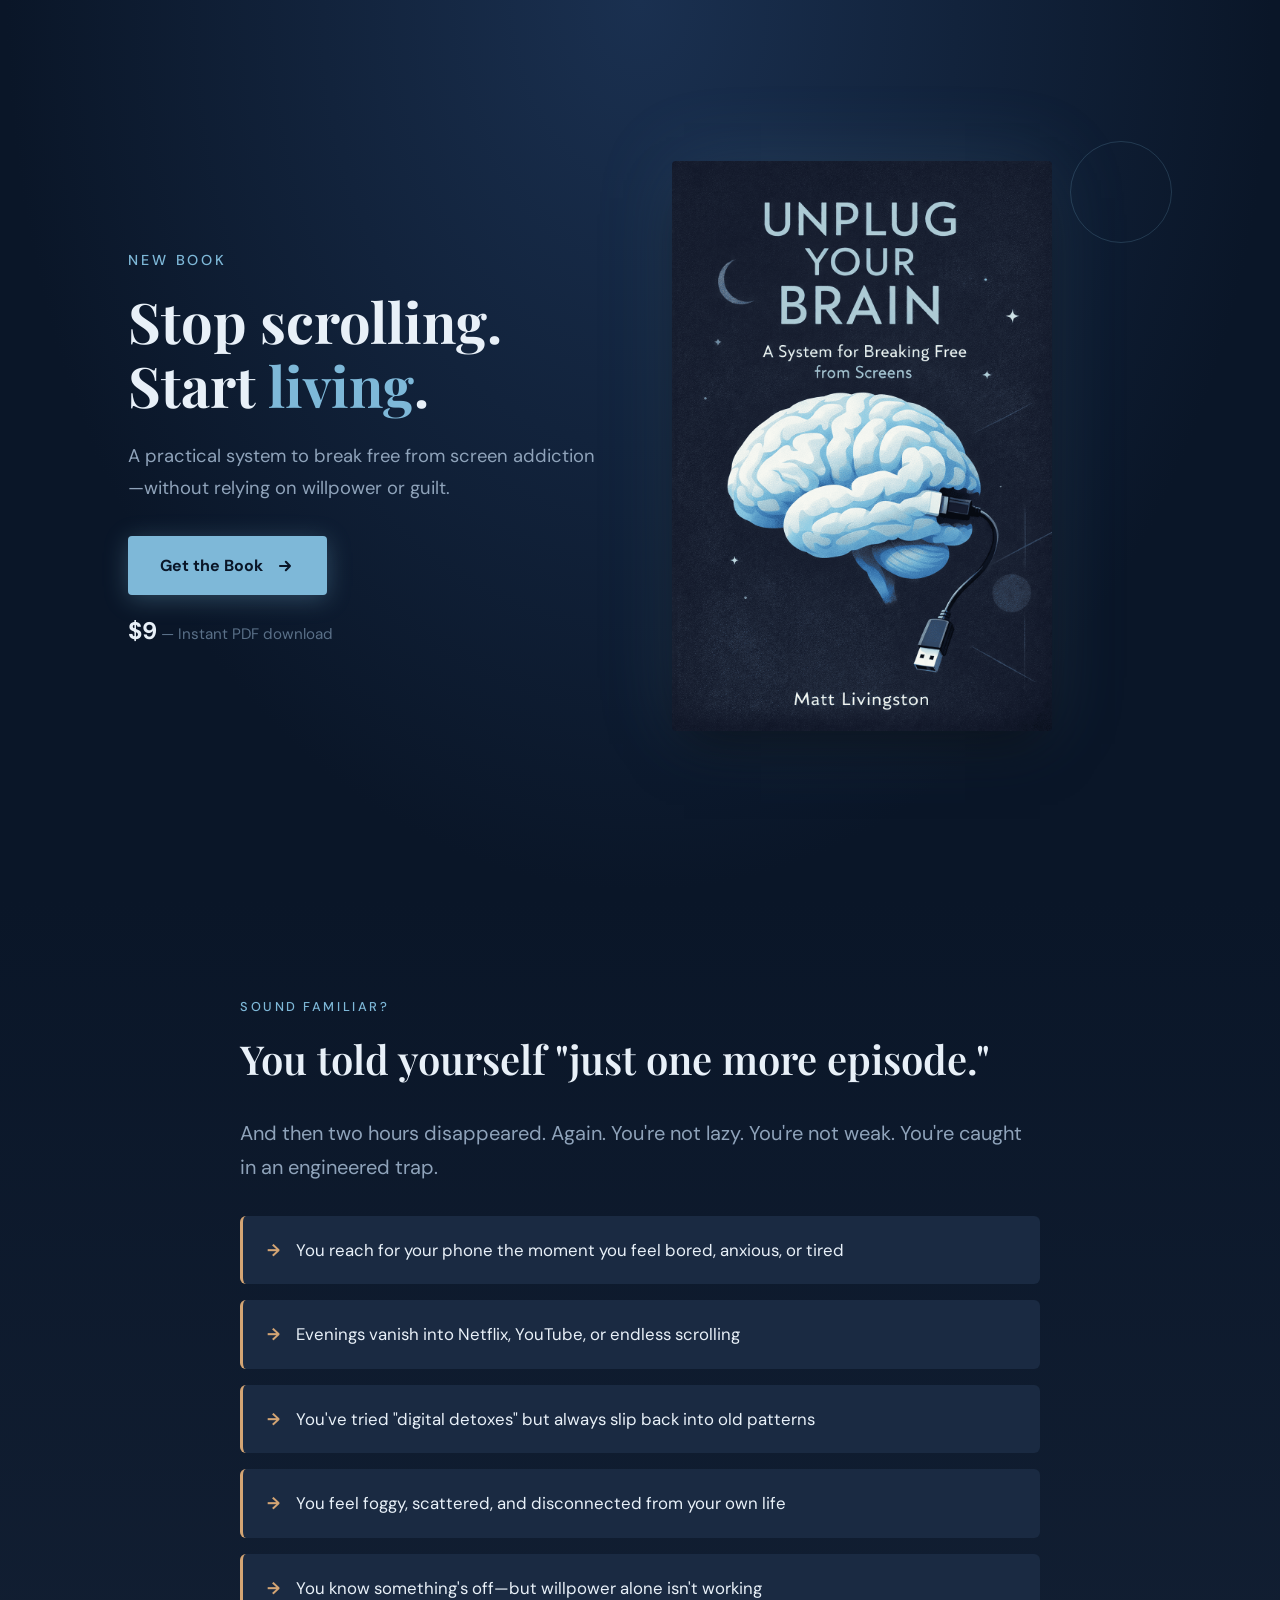
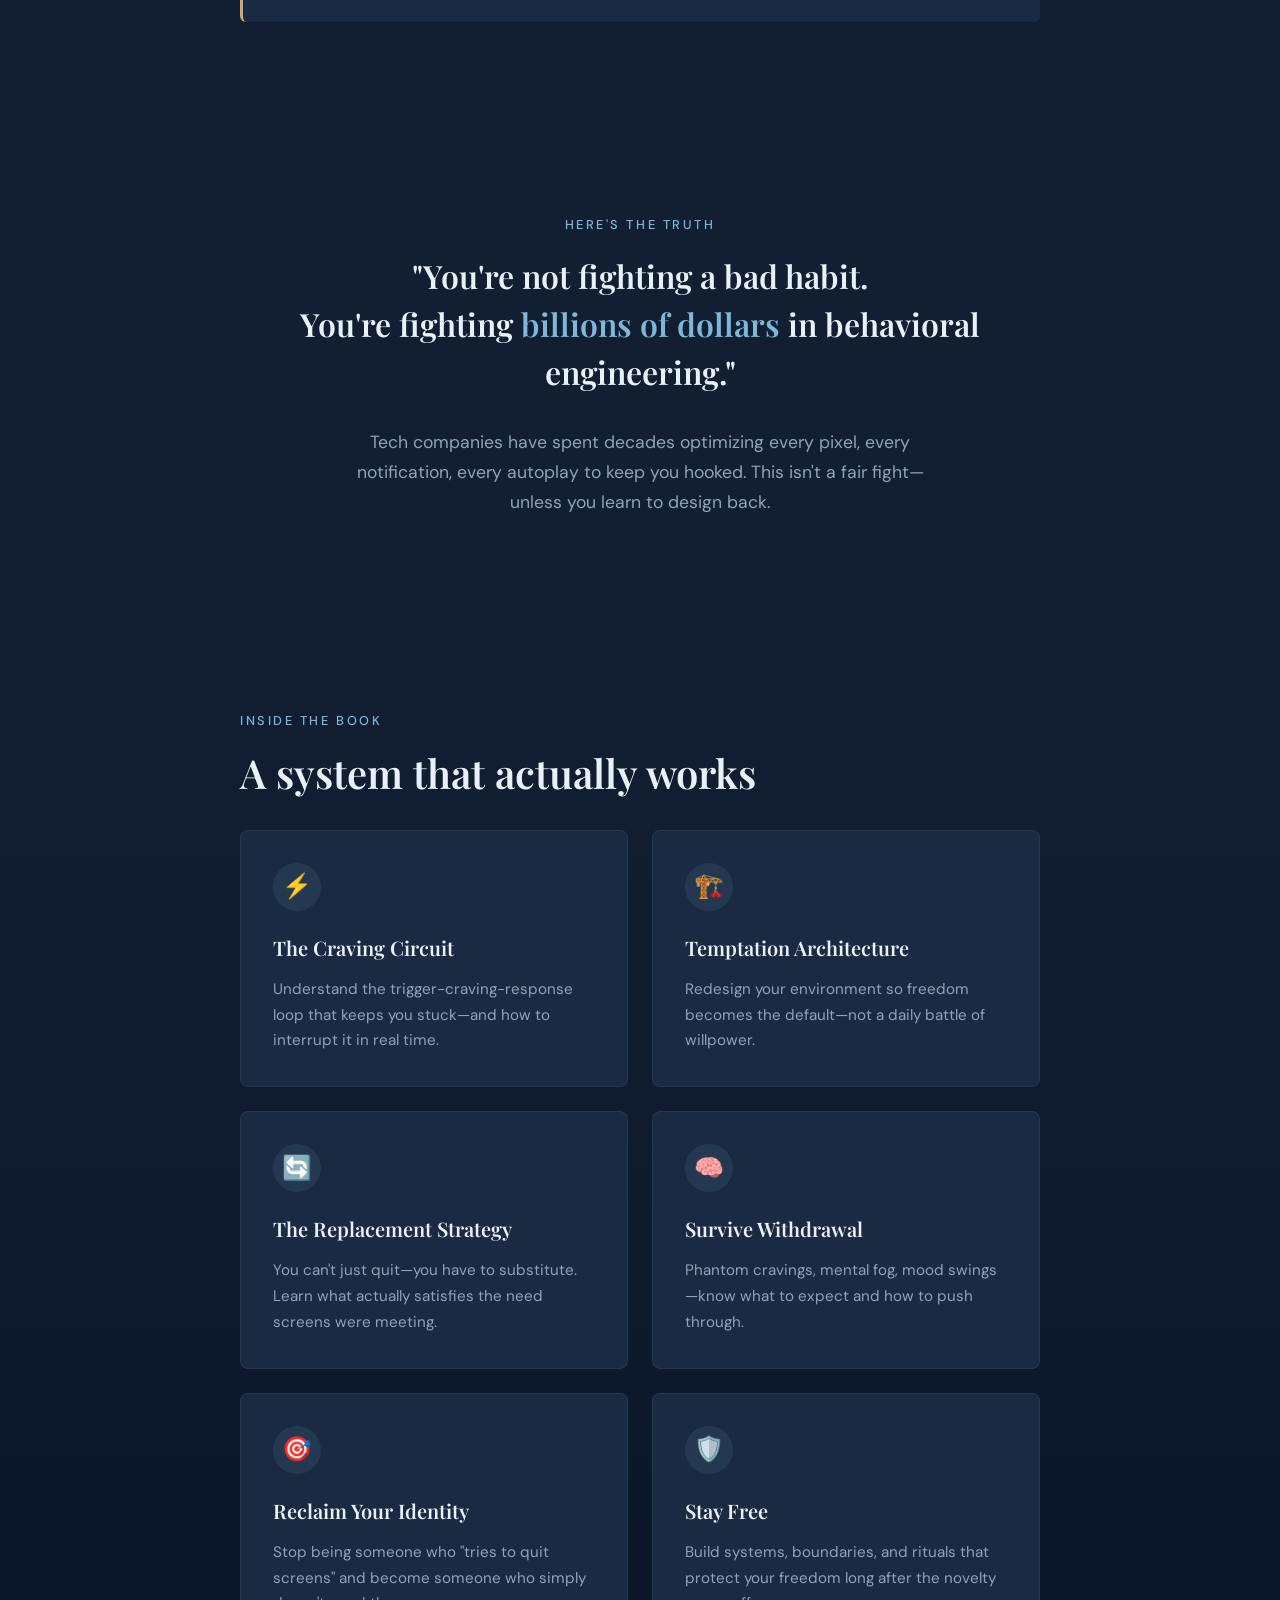
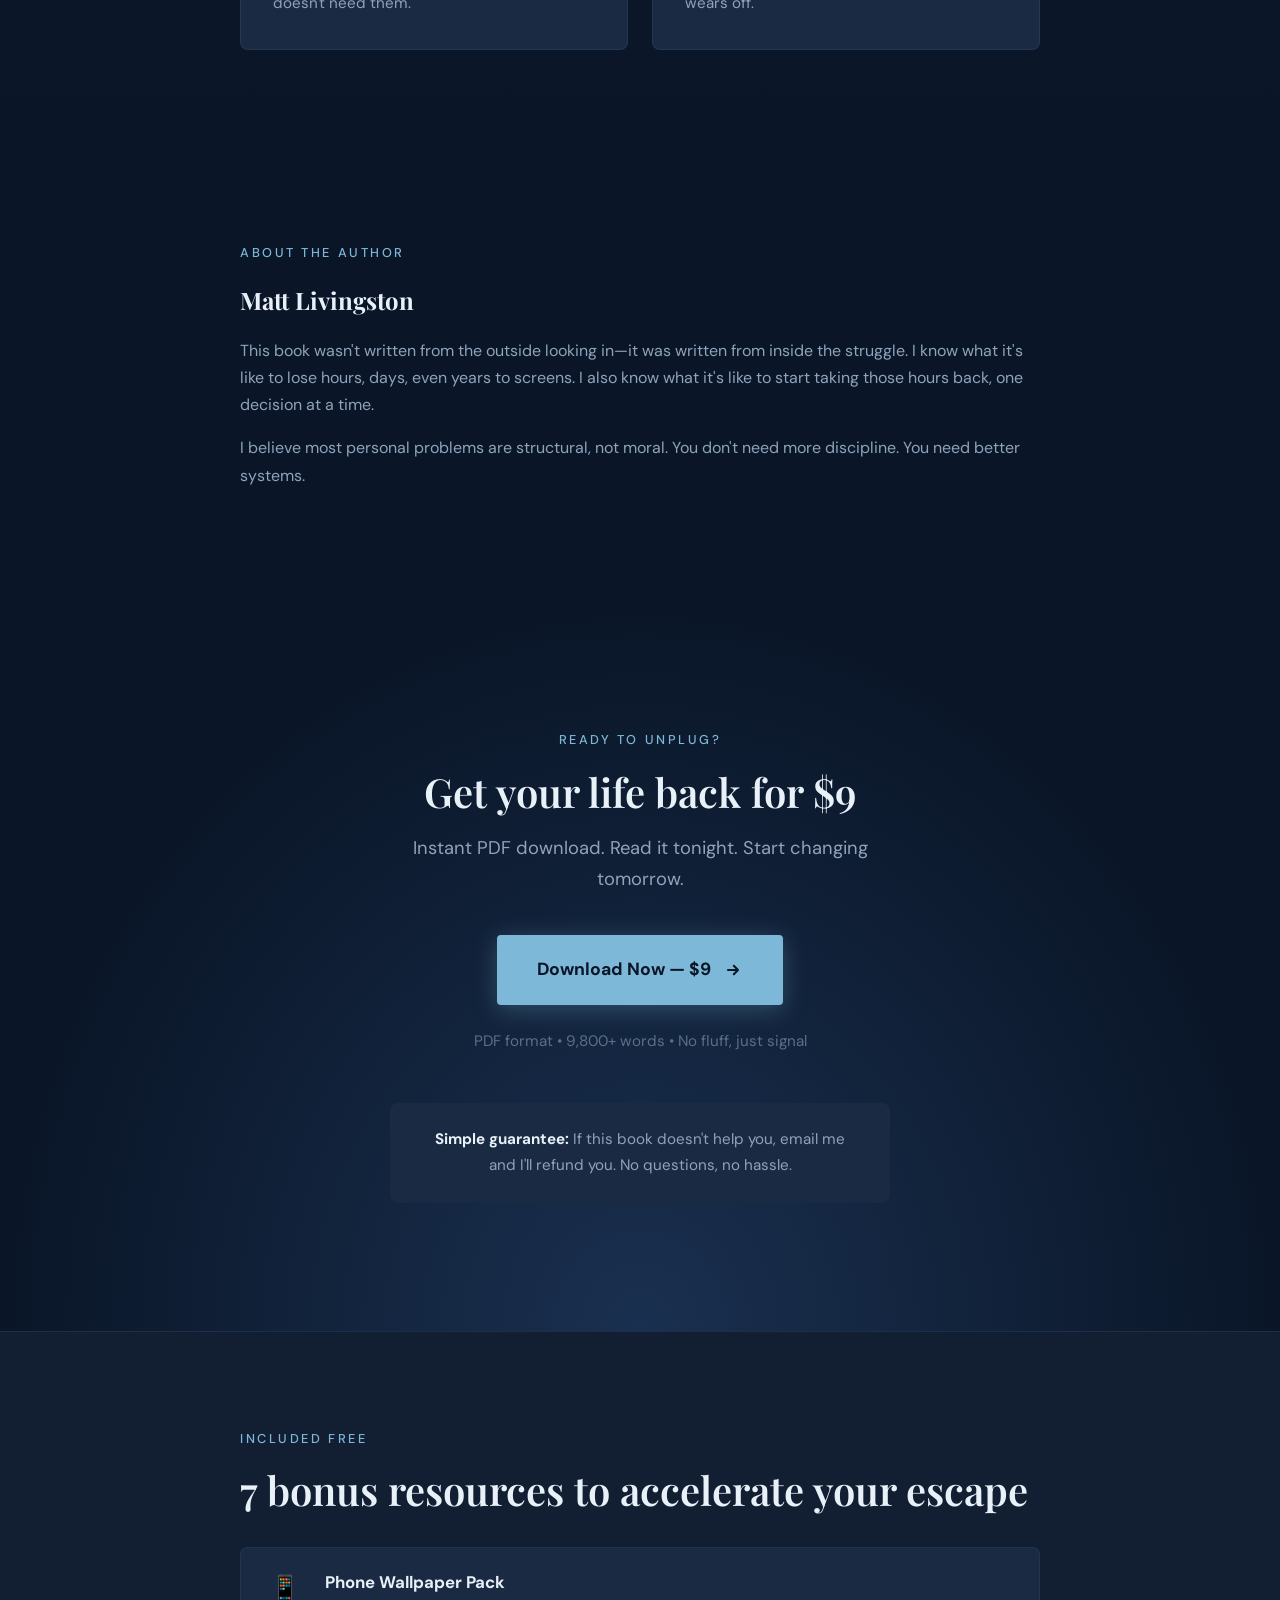
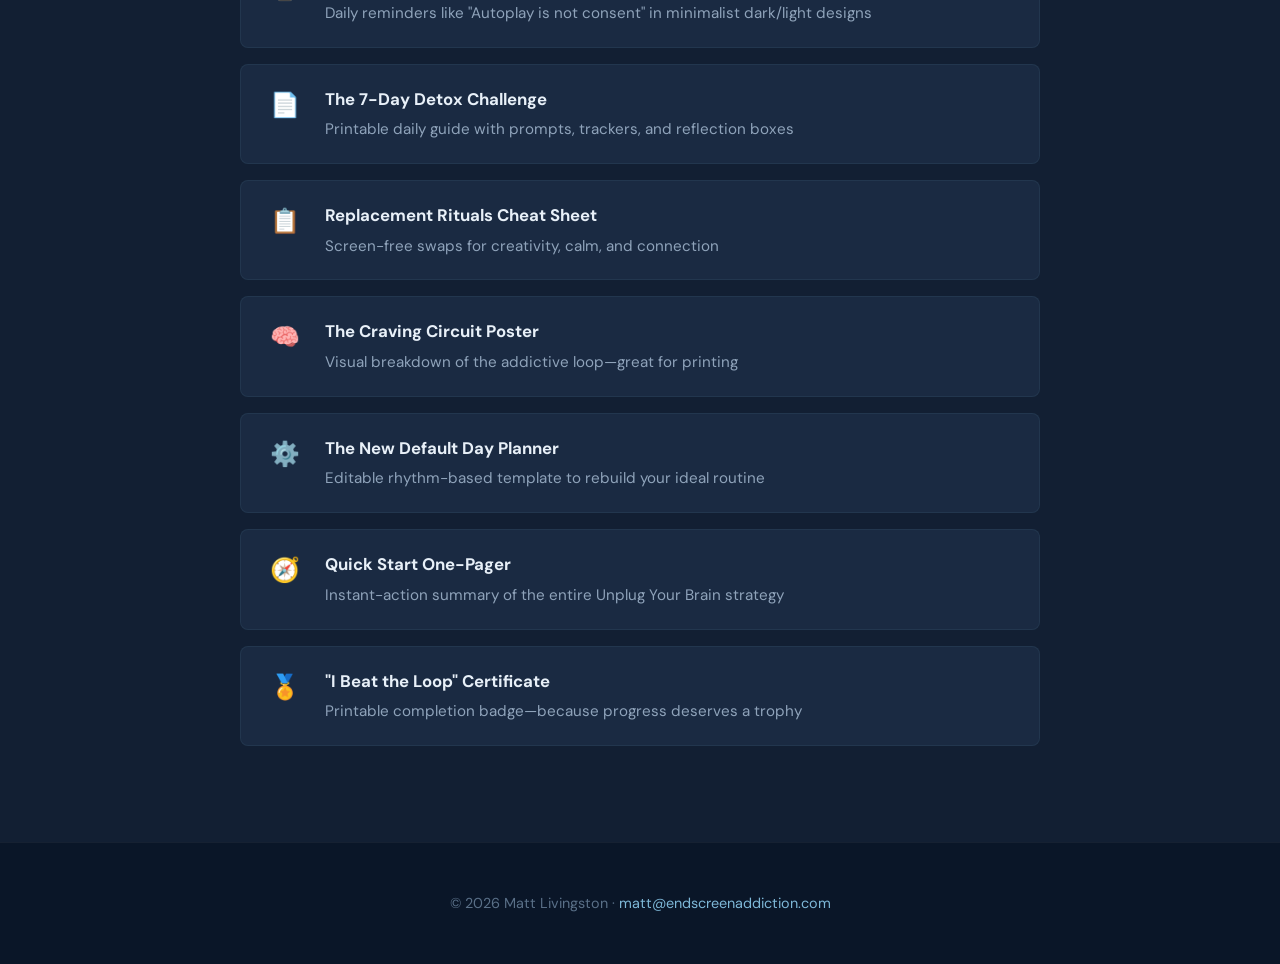
<file: index.html>
<!DOCTYPE html>
<html lang="en">
<head>
  <meta charset="UTF-8">
  <meta name="viewport" content="width=device-width, initial-scale=1.0">
  <title>Unplug Your Brain — A System for Breaking Free from Screens</title>
  <link rel="preconnect" href="https://fonts.googleapis.com">
  <link rel="preconnect" href="https://fonts.gstatic.com" crossorigin>
  <link href="https://fonts.googleapis.com/css2?family=DM+Sans:ital,wght@0,400;0,500;0,700&family=Playfair+Display:wght@600;700&display=swap" rel="stylesheet">
  <style>
    :root {
      --bg-deep: #0a1628;
      --bg-mid: #121f33;
      --bg-card: #1a2a42;
      --text-primary: #e8f0f8;
      --text-secondary: #8fa3ba;
      --text-muted: #5a7088;
      --accent-blue: #7eb8d8;
      --accent-glow: #4a9cc7;
      --accent-warm: #d4a574;
    }

    * {
      margin: 0;
      padding: 0;
      box-sizing: border-box;
    }

    html {
      scroll-behavior: smooth;
    }

    body {
      font-family: 'DM Sans', sans-serif;
      background: var(--bg-deep);
      color: var(--text-primary);
      line-height: 1.7;
      overflow-x: hidden;
    }

    /* Starfield background */
    .stars {
      position: fixed;
      top: 0;
      left: 0;
      width: 100%;
      height: 100%;
      pointer-events: none;
      z-index: 0;
    }

    .star {
      position: absolute;
      width: 2px;
      height: 2px;
      background: white;
      border-radius: 50%;
      opacity: 0.3;
      animation: twinkle 3s infinite ease-in-out;
    }

    @keyframes twinkle {
      0%, 100% { opacity: 0.2; }
      50% { opacity: 0.6; }
    }

    /* Main content wrapper */
    .content {
      position: relative;
      z-index: 1;
    }

    /* Hero Section */
    .hero {
      min-height: 100vh;
      display: flex;
      align-items: center;
      justify-content: center;
      padding: 2rem;
      background: radial-gradient(ellipse at 50% 0%, #1a3050 0%, var(--bg-deep) 70%);
    }

    .hero-inner {
      max-width: 1100px;
      display: grid;
      grid-template-columns: 1fr 1fr;
      gap: 4rem;
      align-items: center;
    }

    .hero-text {
      animation: fadeInUp 1s ease-out;
    }

    @keyframes fadeInUp {
      from {
        opacity: 0;
        transform: translateY(30px);
      }
      to {
        opacity: 1;
        transform: translateY(0);
      }
    }

    .hero-tagline {
      font-size: 0.9rem;
      text-transform: uppercase;
      letter-spacing: 0.2em;
      color: var(--accent-blue);
      margin-bottom: 1rem;
      font-weight: 500;
    }

    .hero-title {
      font-family: 'Playfair Display', serif;
      font-size: clamp(2.5rem, 5vw, 3.5rem);
      font-weight: 700;
      line-height: 1.15;
      margin-bottom: 1.5rem;
    }

    .hero-title em {
      font-style: normal;
      color: var(--accent-blue);
    }

    .hero-subtitle {
      font-size: 1.15rem;
      color: var(--text-secondary);
      margin-bottom: 2rem;
      max-width: 480px;
    }

    .hero-cta {
      display: inline-flex;
      align-items: center;
      gap: 0.75rem;
      background: var(--accent-blue);
      color: var(--bg-deep);
      padding: 1rem 2rem;
      border-radius: 4px;
      text-decoration: none;
      font-weight: 700;
      font-size: 1rem;
      transition: all 0.3s ease;
      box-shadow: 0 4px 24px rgba(126, 184, 216, 0.3);
    }

    .hero-cta:hover {
      transform: translateY(-2px);
      box-shadow: 0 8px 32px rgba(126, 184, 216, 0.4);
      background: #96c8e4;
    }

    .hero-cta svg {
      width: 20px;
      height: 20px;
    }

    .hero-price {
      margin-top: 1rem;
      font-size: 0.95rem;
      color: var(--text-muted);
    }

    .hero-price strong {
      color: var(--text-primary);
      font-size: 1.5rem;
    }

    .hero-cover {
      position: relative;
      animation: fadeInUp 1s ease-out 0.2s both;
    }

    .hero-cover img {
      width: 100%;
      max-width: 380px;
      border-radius: 4px;
      box-shadow: 
        0 25px 50px -12px rgba(0, 0, 0, 0.5),
        0 0 80px rgba(126, 184, 216, 0.15);
    }

    .hero-cover::before {
      content: '';
      position: absolute;
      top: -20px;
      right: -20px;
      width: 100px;
      height: 100px;
      border: 1px solid var(--accent-blue);
      border-radius: 50%;
      opacity: 0.2;
    }

    /* Section styling */
    section {
      padding: 6rem 2rem;
    }

    .section-inner {
      max-width: 800px;
      margin: 0 auto;
    }

    .section-label {
      font-size: 0.8rem;
      text-transform: uppercase;
      letter-spacing: 0.2em;
      color: var(--accent-blue);
      margin-bottom: 1rem;
      font-weight: 500;
    }

    .section-title {
      font-family: 'Playfair Display', serif;
      font-size: clamp(1.8rem, 4vw, 2.5rem);
      font-weight: 600;
      margin-bottom: 2rem;
      line-height: 1.25;
    }

    /* Problem Section */
    .problem {
      background: linear-gradient(180deg, var(--bg-deep) 0%, var(--bg-mid) 100%);
    }

    .problem-text {
      font-size: 1.25rem;
      color: var(--text-secondary);
      margin-bottom: 2rem;
    }

    .problem-list {
      list-style: none;
      display: grid;
      gap: 1rem;
    }

    .problem-list li {
      display: flex;
      align-items: flex-start;
      gap: 1rem;
      padding: 1.25rem 1.5rem;
      background: var(--bg-card);
      border-radius: 6px;
      border-left: 3px solid var(--accent-warm);
      font-size: 1.05rem;
    }

    .problem-list li::before {
      content: '→';
      color: var(--accent-warm);
      font-weight: 700;
      flex-shrink: 0;
    }

    /* Reframe Section */
    .reframe {
      background: var(--bg-mid);
      text-align: center;
    }

    .reframe-inner {
      max-width: 700px;
      margin: 0 auto;
    }

    .reframe-quote {
      font-family: 'Playfair Display', serif;
      font-size: clamp(1.5rem, 3.5vw, 2rem);
      font-weight: 600;
      line-height: 1.5;
      margin-bottom: 2rem;
      color: var(--text-primary);
    }

    .reframe-quote em {
      font-style: normal;
      color: var(--accent-blue);
    }

    .reframe-explain {
      font-size: 1.1rem;
      color: var(--text-secondary);
      max-width: 600px;
      margin: 0 auto;
    }

    /* What You'll Learn */
    .learn {
      background: linear-gradient(180deg, var(--bg-mid) 0%, var(--bg-deep) 100%);
    }

    .learn-grid {
      display: grid;
      grid-template-columns: repeat(auto-fit, minmax(300px, 1fr));
      gap: 1.5rem;
      margin-top: 2rem;
    }

    .learn-card {
      background: var(--bg-card);
      padding: 2rem;
      border-radius: 8px;
      border: 1px solid rgba(126, 184, 216, 0.1);
      transition: all 0.3s ease;
    }

    .learn-card:hover {
      border-color: rgba(126, 184, 216, 0.3);
      transform: translateY(-4px);
    }

    .learn-card-icon {
      width: 48px;
      height: 48px;
      background: rgba(126, 184, 216, 0.1);
      border-radius: 50%;
      display: flex;
      align-items: center;
      justify-content: center;
      margin-bottom: 1.25rem;
      color: var(--accent-blue);
      font-size: 1.5rem;
    }

    .learn-card h3 {
      font-family: 'Playfair Display', serif;
      font-size: 1.25rem;
      margin-bottom: 0.75rem;
      font-weight: 600;
    }

    .learn-card p {
      color: var(--text-secondary);
      font-size: 0.95rem;
    }

    /* About Author */
    .author {
      background: var(--bg-deep);
    }

    .author-content {
      display: flex;
      gap: 2rem;
      align-items: flex-start;
    }

    .author-text h3 {
      font-family: 'Playfair Display', serif;
      font-size: 1.5rem;
      margin-bottom: 1rem;
    }

    .author-text p {
      color: var(--text-secondary);
      margin-bottom: 1rem;
    }

    /* Final CTA */
    .final-cta {
      background: radial-gradient(ellipse at 50% 100%, #1a3050 0%, var(--bg-deep) 70%);
      text-align: center;
      padding: 8rem 2rem;
    }

    .final-cta .section-title {
      margin-bottom: 1rem;
    }

    .final-cta-subtitle {
      font-size: 1.15rem;
      color: var(--text-secondary);
      margin-bottom: 2.5rem;
      max-width: 500px;
      margin-left: auto;
      margin-right: auto;
    }

    .final-cta .hero-cta {
      font-size: 1.1rem;
      padding: 1.25rem 2.5rem;
    }

    .final-cta .hero-price {
      margin-top: 1.5rem;
    }

    .guarantee {
      margin-top: 3rem;
      padding: 1.5rem 2rem;
      background: var(--bg-card);
      border-radius: 8px;
      display: inline-block;
      max-width: 500px;
    }

    .guarantee p {
      color: var(--text-secondary);
      font-size: 0.95rem;
    }

    .guarantee strong {
      color: var(--text-primary);
    }

    /* Footer */
    footer {
      padding: 3rem 2rem;
      text-align: center;
      color: var(--text-muted);
      font-size: 0.9rem;
      border-top: 1px solid rgba(255,255,255,0.05);
    }

    footer a {
      color: var(--accent-blue);
      text-decoration: none;
    }

    /* Bonuses */
    .bonuses {
      background: var(--bg-mid);
      border-top: 1px solid rgba(126, 184, 216, 0.1);
    }

    .bonus-list {
      list-style: none;
      display: grid;
      gap: 1rem;
      margin-top: 2rem;
    }

    .bonus-list li {
      display: flex;
      align-items: flex-start;
      gap: 1.25rem;
      padding: 1.25rem 1.5rem;
      background: var(--bg-card);
      border-radius: 8px;
      border: 1px solid rgba(126, 184, 216, 0.08);
      transition: all 0.3s ease;
    }

    .bonus-list li:hover {
      border-color: rgba(126, 184, 216, 0.2);
    }

    .bonus-icon {
      font-size: 1.5rem;
      flex-shrink: 0;
      width: 40px;
      text-align: center;
    }

    .bonus-list strong {
      display: block;
      font-size: 1.05rem;
      margin-bottom: 0.25rem;
      color: var(--text-primary);
    }

    .bonus-list p {
      color: var(--text-secondary);
      font-size: 0.95rem;
      margin: 0;
    }

    /* Mobile */
    @media (max-width: 768px) {
      .hero-inner {
        grid-template-columns: 1fr;
        text-align: center;
        gap: 3rem;
      }

      .hero-text {
        order: 1;
      }

      .hero-cover {
        order: 0;
      }

      .hero-cover img {
        max-width: 280px;
        margin: 0 auto;
        display: block;
      }

      .hero-subtitle {
        margin-left: auto;
        margin-right: auto;
      }

      .author-content {
        flex-direction: column;
      }

      section {
        padding: 4rem 1.5rem;
      }
    }
  </style>
</head>
<body>
  <!-- Starfield -->
  <div class="stars" id="stars"></div>

  <div class="content">
    <!-- Hero -->
    <section class="hero">
      <div class="hero-inner">
        <div class="hero-text">
          <p class="hero-tagline">New Book</p>
          <h1 class="hero-title">Stop scrolling.<br>Start <em>living</em>.</h1>
          <p class="hero-subtitle">A practical system to break free from screen addiction—without relying on willpower or guilt.</p>
          <a href="/buy" class="hero-cta">
            Get the Book
            <svg xmlns="http://www.w3.org/2000/svg" fill="none" viewBox="0 0 24 24" stroke="currentColor" stroke-width="2.5">
              <path stroke-linecap="round" stroke-linejoin="round" d="M13 7l5 5m0 0l-5 5m5-5H6" />
            </svg>
          </a>
          <p class="hero-price"><strong>$9</strong> — Instant PDF download</p>
        </div>
        <div class="hero-cover">
          <img src="unplug-cover.png" alt="Unplug Your Brain book cover">
        </div>
      </div>
    </section>

    <!-- Problem -->
    <section class="problem">
      <div class="section-inner">
        <p class="section-label">Sound familiar?</p>
        <h2 class="section-title">You told yourself "just one more episode."</h2>
        <p class="problem-text">And then two hours disappeared. Again. You're not lazy. You're not weak. You're caught in an engineered trap.</p>
        <ul class="problem-list">
          <li>You reach for your phone the moment you feel bored, anxious, or tired</li>
          <li>Evenings vanish into Netflix, YouTube, or endless scrolling</li>
          <li>You've tried "digital detoxes" but always slip back into old patterns</li>
          <li>You feel foggy, scattered, and disconnected from your own life</li>
          <li>You know something's off—but willpower alone isn't working</li>
        </ul>
      </div>
    </section>

    <!-- Reframe -->
    <section class="reframe">
      <div class="reframe-inner">
        <p class="section-label">Here's the truth</p>
        <p class="reframe-quote">"You're not fighting a bad habit.<br>You're fighting <em>billions of dollars</em> in behavioral engineering."</p>
        <p class="reframe-explain">Tech companies have spent decades optimizing every pixel, every notification, every autoplay to keep you hooked. This isn't a fair fight—unless you learn to design back.</p>
      </div>
    </section>

    <!-- What You'll Learn -->
    <section class="learn">
      <div class="section-inner">
        <p class="section-label">Inside the book</p>
        <h2 class="section-title">A system that actually works</h2>
        <div class="learn-grid">
          <div class="learn-card">
            <div class="learn-card-icon">⚡</div>
            <h3>The Craving Circuit</h3>
            <p>Understand the trigger-craving-response loop that keeps you stuck—and how to interrupt it in real time.</p>
          </div>
          <div class="learn-card">
            <div class="learn-card-icon">🏗️</div>
            <h3>Temptation Architecture</h3>
            <p>Redesign your environment so freedom becomes the default—not a daily battle of willpower.</p>
          </div>
          <div class="learn-card">
            <div class="learn-card-icon">🔄</div>
            <h3>The Replacement Strategy</h3>
            <p>You can't just quit—you have to substitute. Learn what actually satisfies the need screens were meeting.</p>
          </div>
          <div class="learn-card">
            <div class="learn-card-icon">🧠</div>
            <h3>Survive Withdrawal</h3>
            <p>Phantom cravings, mental fog, mood swings—know what to expect and how to push through.</p>
          </div>
          <div class="learn-card">
            <div class="learn-card-icon">🎯</div>
            <h3>Reclaim Your Identity</h3>
            <p>Stop being someone who "tries to quit screens" and become someone who simply doesn't need them.</p>
          </div>
          <div class="learn-card">
            <div class="learn-card-icon">🛡️</div>
            <h3>Stay Free</h3>
            <p>Build systems, boundaries, and rituals that protect your freedom long after the novelty wears off.</p>
          </div>
        </div>
      </div>
    </section>

    <!-- About Author -->
    <section class="author">
      <div class="section-inner">
        <p class="section-label">About the author</p>
        <div class="author-content">
          <div class="author-text">
            <h3>Matt Livingston</h3>
            <p>This book wasn't written from the outside looking in—it was written from inside the struggle. I know what it's like to lose hours, days, even years to screens. I also know what it's like to start taking those hours back, one decision at a time.</p>
            <p>I believe most personal problems are structural, not moral. You don't need more discipline. You need better systems.</p>
          </div>
        </div>
      </div>
    </section>

    <!-- Final CTA -->
    <section class="final-cta" id="buy">
      <div class="section-inner">
        <p class="section-label">Ready to unplug?</p>
        <h2 class="section-title">Get your life back for $9</h2>
        <p class="final-cta-subtitle">Instant PDF download. Read it tonight. Start changing tomorrow.</p>
        <a href="/buy" class="hero-cta">
          Download Now — $9
          <svg xmlns="http://www.w3.org/2000/svg" fill="none" viewBox="0 0 24 24" stroke="currentColor" stroke-width="2.5">
            <path stroke-linecap="round" stroke-linejoin="round" d="M13 7l5 5m0 0l-5 5m5-5H6" />
          </svg>
        </a>
        <p class="hero-price">PDF format • 9,800+ words • No fluff, just signal</p>
        <div class="guarantee">
          <p><strong>Simple guarantee:</strong> If this book doesn't help you, email me and I'll refund you. No questions, no hassle.</p>
        </div>
      </div>
    </section>

    <!-- Bonuses -->
    <section class="bonuses">
      <div class="section-inner">
        <p class="section-label">Included free</p>
        <h2 class="section-title">7 bonus resources to accelerate your escape</h2>
        <ul class="bonus-list">
          <li>
            <span class="bonus-icon">📱</span>
            <div>
              <strong>Phone Wallpaper Pack</strong>
              <p>Daily reminders like "Autoplay is not consent" in minimalist dark/light designs</p>
            </div>
          </li>
          <li>
            <span class="bonus-icon">📄</span>
            <div>
              <strong>The 7-Day Detox Challenge</strong>
              <p>Printable daily guide with prompts, trackers, and reflection boxes</p>
            </div>
          </li>
          <li>
            <span class="bonus-icon">📋</span>
            <div>
              <strong>Replacement Rituals Cheat Sheet</strong>
              <p>Screen-free swaps for creativity, calm, and connection</p>
            </div>
          </li>
          <li>
            <span class="bonus-icon">🧠</span>
            <div>
              <strong>The Craving Circuit Poster</strong>
              <p>Visual breakdown of the addictive loop—great for printing</p>
            </div>
          </li>
          <li>
            <span class="bonus-icon">⚙️</span>
            <div>
              <strong>The New Default Day Planner</strong>
              <p>Editable rhythm-based template to rebuild your ideal routine</p>
            </div>
          </li>
          <li>
            <span class="bonus-icon">🧭</span>
            <div>
              <strong>Quick Start One-Pager</strong>
              <p>Instant-action summary of the entire Unplug Your Brain strategy</p>
            </div>
          </li>
          <li>
            <span class="bonus-icon">🏅</span>
            <div>
              <strong>"I Beat the Loop" Certificate</strong>
              <p>Printable completion badge—because progress deserves a trophy</p>
            </div>
          </li>
        </ul>
      </div>
    </section>

    <!-- Footer -->
    <footer>
      <p>© 2026 Matt Livingston · <a href="mailto:matt@endscreenaddiction.com">matt@endscreenaddiction.com</a></p>
    </footer>
  </div>

  <script>
    // Generate stars
    const starsContainer = document.getElementById('stars');
    for (let i = 0; i < 80; i++) {
      const star = document.createElement('div');
      star.className = 'star';
      star.style.left = Math.random() * 100 + '%';
      star.style.top = Math.random() * 100 + '%';
      star.style.animationDelay = Math.random() * 3 + 's';
      star.style.width = (Math.random() * 2 + 1) + 'px';
      star.style.height = star.style.width;
      starsContainer.appendChild(star);
    }
  </script>
</body>
</html>
</file>
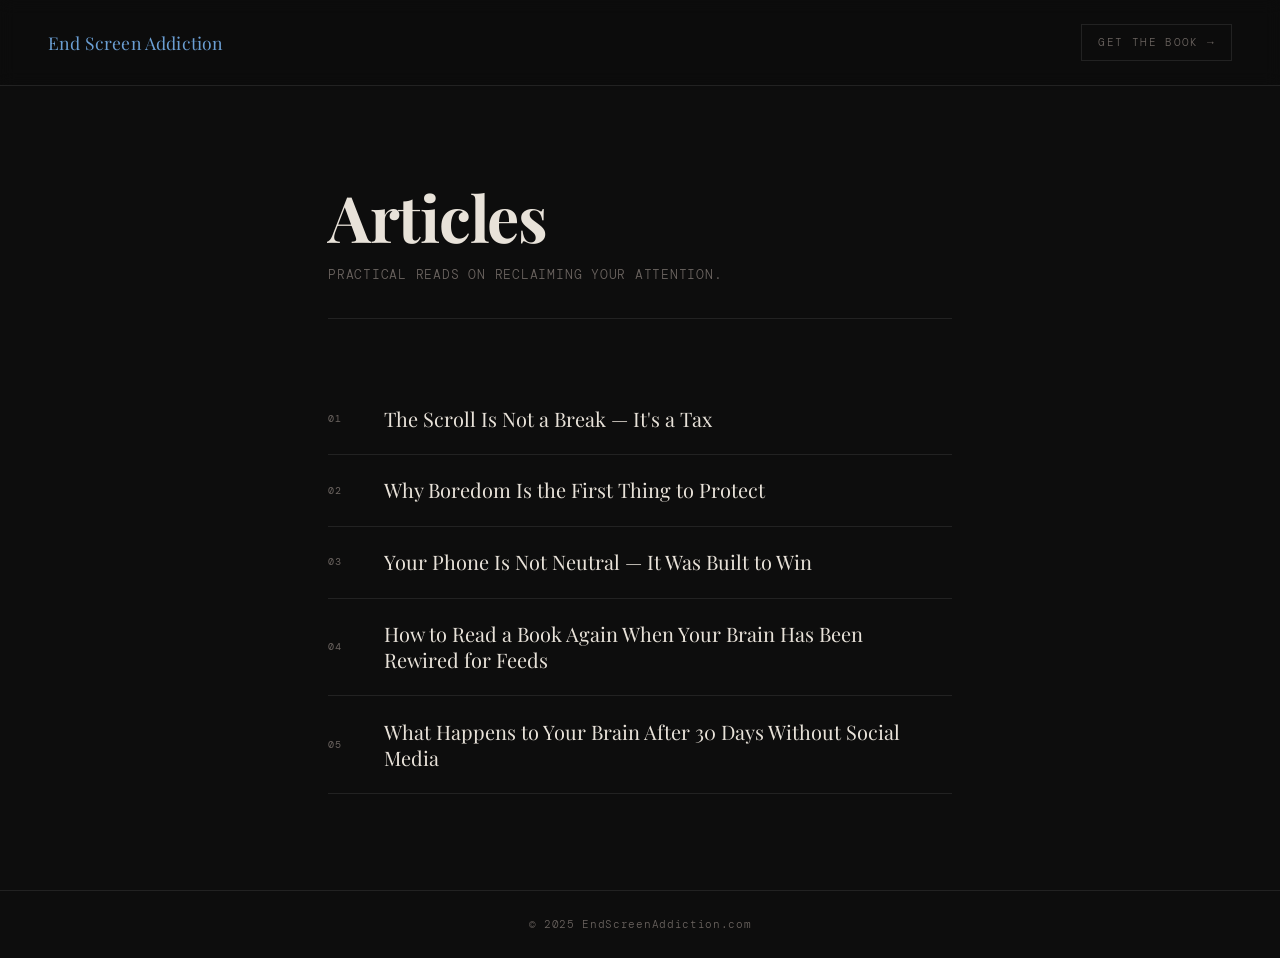
<file: articles/index.html>
<!DOCTYPE html>
<html lang="en">
<head>
  <meta charset="UTF-8">
  <meta name="viewport" content="width=device-width, initial-scale=1.0">
  <title>Articles — End Screen Addiction</title>
  <link rel="preconnect" href="https://fonts.googleapis.com">
  <link rel="preconnect" href="https://fonts.gstatic.com" crossorigin>
  <link href="https://fonts.googleapis.com/css2?family=Playfair+Display:ital,wght@0,400;0,700;1,400&family=DM+Mono:wght@300;400&family=JetBrains+Mono:wght@300;400&display=swap" rel="stylesheet">
  <link rel="stylesheet" href="/articles/css/style.css">
</head>
<body>
  <header class="site-header">
    <a href="/articles/" class="site-logo">End Screen Addiction</a>
    <a href="https://endscreenaddiction.com" class="site-cta">Get the Book →</a>
  </header>
  <main>
    <section class="index-container">
  <div class="index-header">
    <h1 class="index-headline">Articles</h1>
    <p class="index-subtext">Practical reads on reclaiming your attention.</p>
  </div>
  <ol class="article-list">
    
    
    <li class="article-item">
      <a href="/articles/the-scroll-is-not-a-break/" class="article-link">
        <span class="article-number">01</span>
        <span class="article-name">The Scroll Is Not a Break — It&#39;s a Tax</span>
        <span class="article-arrow">→</span>
      </a>
    </li>
    
    <li class="article-item">
      <a href="/articles/why-boredom-is-the-first-thing-to-protect/" class="article-link">
        <span class="article-number">02</span>
        <span class="article-name">Why Boredom Is the First Thing to Protect</span>
        <span class="article-arrow">→</span>
      </a>
    </li>
    
    <li class="article-item">
      <a href="/articles/your-phone-is-not-neutral/" class="article-link">
        <span class="article-number">03</span>
        <span class="article-name">Your Phone Is Not Neutral — It Was Built to Win</span>
        <span class="article-arrow">→</span>
      </a>
    </li>
    
    <li class="article-item">
      <a href="/articles/how-to-read-a-book-again/" class="article-link">
        <span class="article-number">04</span>
        <span class="article-name">How to Read a Book Again When Your Brain Has Been Rewired for Feeds</span>
        <span class="article-arrow">→</span>
      </a>
    </li>
    
    <li class="article-item">
      <a href="/articles/what-happens-to-your-brain-after-30-days/" class="article-link">
        <span class="article-number">05</span>
        <span class="article-name">What Happens to Your Brain After 30 Days Without Social Media</span>
        <span class="article-arrow">→</span>
      </a>
    </li>
    
  </ol>
</section>

  </main>
  <footer class="site-footer">
    <span>© 2025 EndScreenAddiction.com</span>
  </footer>
</body>
</html>
</file>
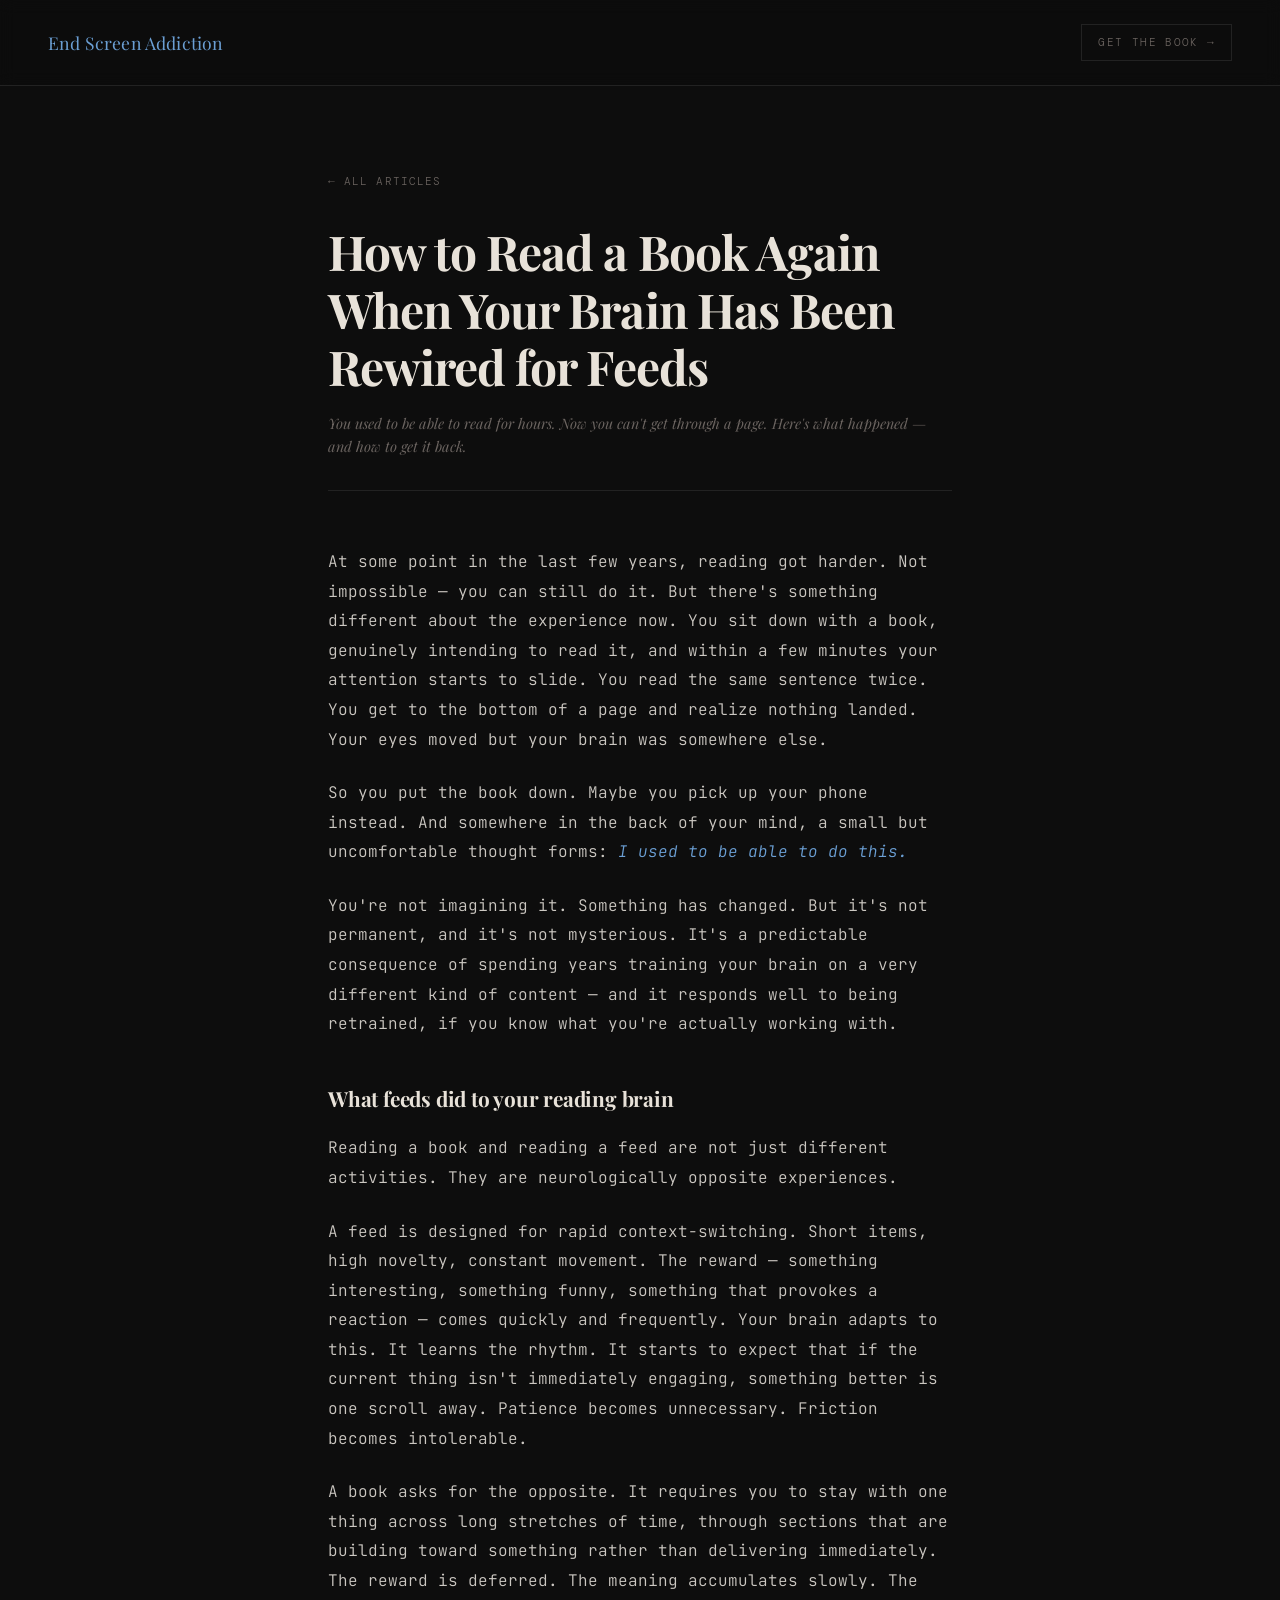
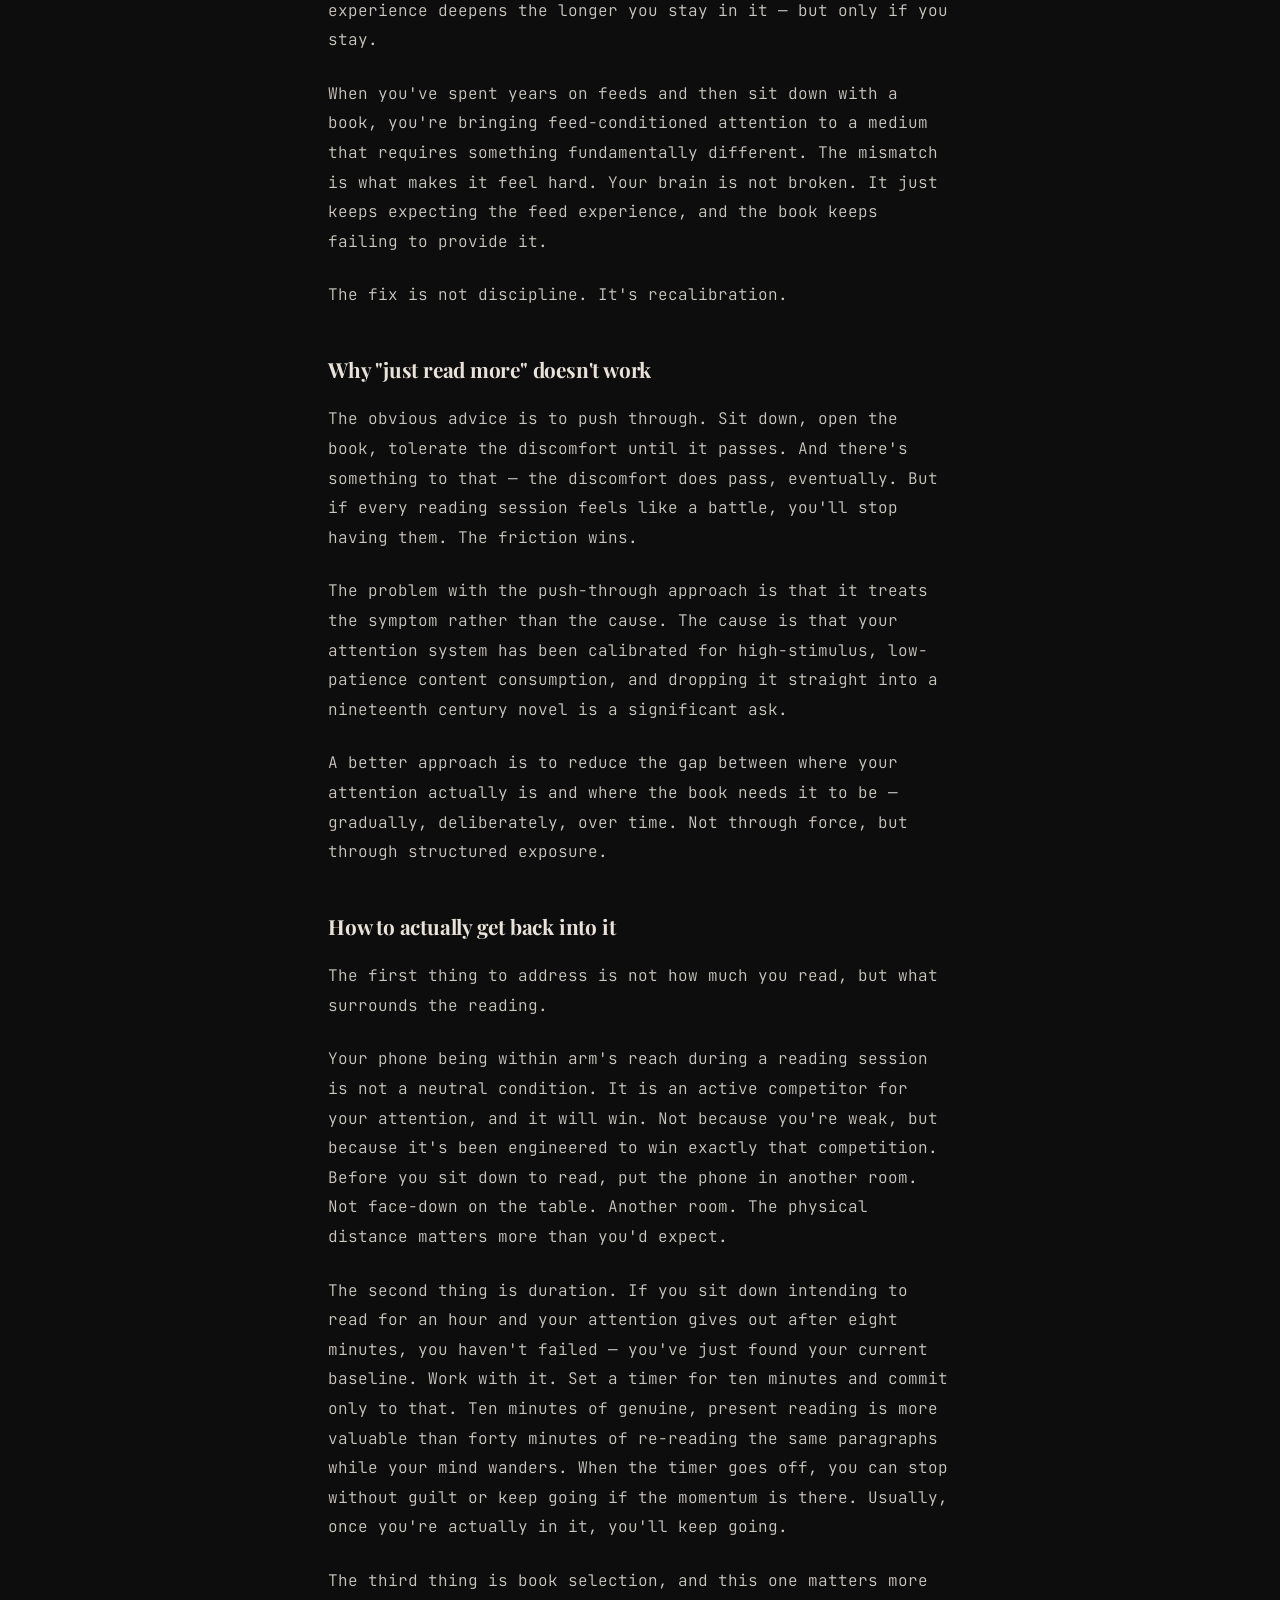
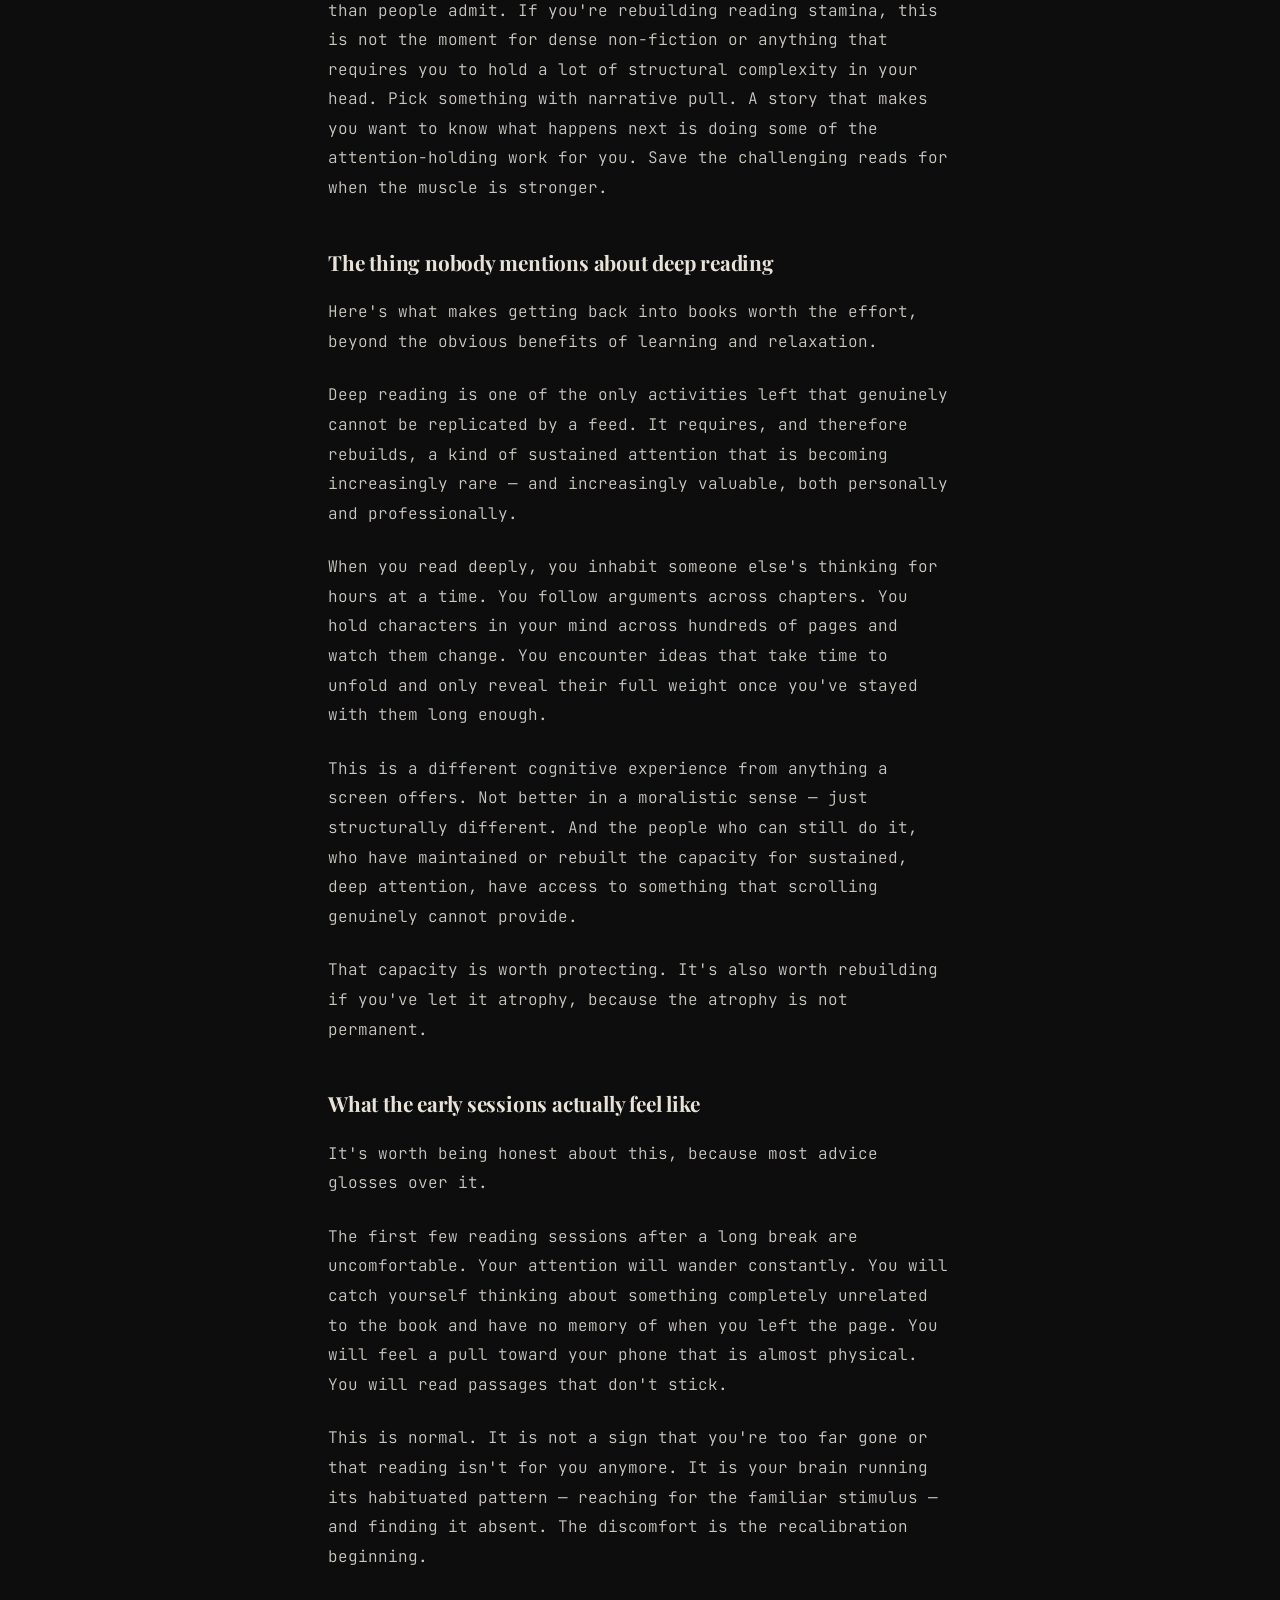
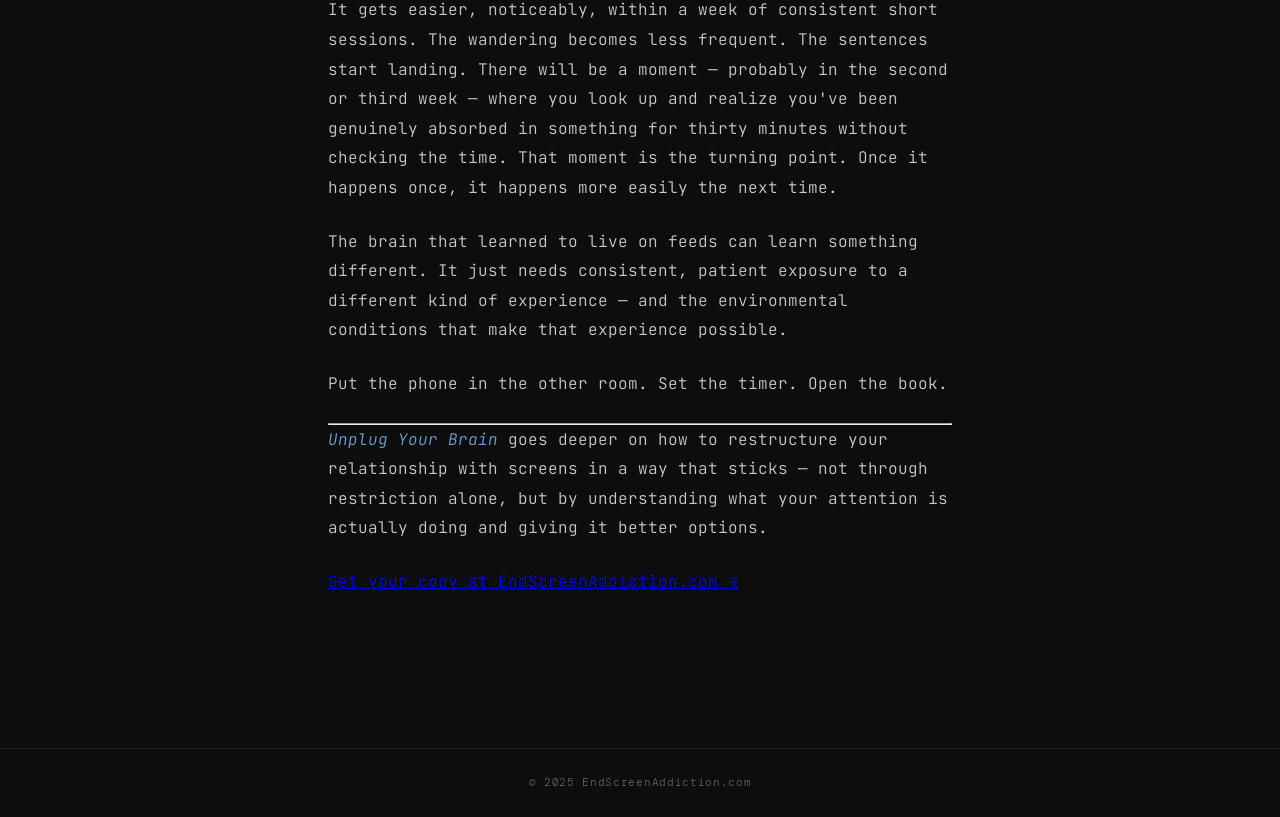
<file: articles/how-to-read-a-book-again/index.html>
<!DOCTYPE html>
<html lang="en">
<head>
  <meta charset="UTF-8">
  <meta name="viewport" content="width=device-width, initial-scale=1.0">
  <title>How to Read a Book Again When Your Brain Has Been Rewired for Feeds — End Screen Addiction</title>
  <link rel="preconnect" href="https://fonts.googleapis.com">
  <link rel="preconnect" href="https://fonts.gstatic.com" crossorigin>
  <link href="https://fonts.googleapis.com/css2?family=Playfair+Display:ital,wght@0,400;0,700;1,400&family=DM+Mono:wght@300;400&family=JetBrains+Mono:wght@300;400&display=swap" rel="stylesheet">
  <link rel="stylesheet" href="/articles/css/style.css">
</head>
<body>
  <header class="site-header">
    <a href="/articles/" class="site-logo">End Screen Addiction</a>
    <a href="https://endscreenaddiction.com" class="site-cta">Get the Book →</a>
  </header>
  <main>
    <article class="article-container">
  <header class="article-header">
    <a href="/articles/" class="back-link">← All Articles</a>
    <h1 class="article-title">How to Read a Book Again When Your Brain Has Been Rewired for Feeds</h1>
    
    <p class="article-description">You used to be able to read for hours. Now you can&#39;t get through a page. Here&#39;s what happened — and how to get it back.</p>
    
  </header>
  <div class="article-body">
    <p>At some point in the last few years, reading got harder. Not impossible — you can still do it. But there's something different about the experience now. You sit down with a book, genuinely intending to read it, and within a few minutes your attention starts to slide. You read the same sentence twice. You get to the bottom of a page and realize nothing landed. Your eyes moved but your brain was somewhere else.</p>
<p>So you put the book down. Maybe you pick up your phone instead. And somewhere in the back of your mind, a small but uncomfortable thought forms: <em>I used to be able to do this.</em></p>
<p>You're not imagining it. Something has changed. But it's not permanent, and it's not mysterious. It's a predictable consequence of spending years training your brain on a very different kind of content — and it responds well to being retrained, if you know what you're actually working with.</p>
<h2>What feeds did to your reading brain</h2>
<p>Reading a book and reading a feed are not just different activities. They are neurologically opposite experiences.</p>
<p>A feed is designed for rapid context-switching. Short items, high novelty, constant movement. The reward — something interesting, something funny, something that provokes a reaction — comes quickly and frequently. Your brain adapts to this. It learns the rhythm. It starts to expect that if the current thing isn't immediately engaging, something better is one scroll away. Patience becomes unnecessary. Friction becomes intolerable.</p>
<p>A book asks for the opposite. It requires you to stay with one thing across long stretches of time, through sections that are building toward something rather than delivering immediately. The reward is deferred. The meaning accumulates slowly. The experience deepens the longer you stay in it — but only if you stay.</p>
<p>When you've spent years on feeds and then sit down with a book, you're bringing feed-conditioned attention to a medium that requires something fundamentally different. The mismatch is what makes it feel hard. Your brain is not broken. It just keeps expecting the feed experience, and the book keeps failing to provide it.</p>
<p>The fix is not discipline. It's recalibration.</p>
<h2>Why &quot;just read more&quot; doesn't work</h2>
<p>The obvious advice is to push through. Sit down, open the book, tolerate the discomfort until it passes. And there's something to that — the discomfort does pass, eventually. But if every reading session feels like a battle, you'll stop having them. The friction wins.</p>
<p>The problem with the push-through approach is that it treats the symptom rather than the cause. The cause is that your attention system has been calibrated for high-stimulus, low-patience content consumption, and dropping it straight into a nineteenth century novel is a significant ask.</p>
<p>A better approach is to reduce the gap between where your attention actually is and where the book needs it to be — gradually, deliberately, over time. Not through force, but through structured exposure.</p>
<h2>How to actually get back into it</h2>
<p>The first thing to address is not how much you read, but what surrounds the reading.</p>
<p>Your phone being within arm's reach during a reading session is not a neutral condition. It is an active competitor for your attention, and it will win. Not because you're weak, but because it's been engineered to win exactly that competition. Before you sit down to read, put the phone in another room. Not face-down on the table. Another room. The physical distance matters more than you'd expect.</p>
<p>The second thing is duration. If you sit down intending to read for an hour and your attention gives out after eight minutes, you haven't failed — you've just found your current baseline. Work with it. Set a timer for ten minutes and commit only to that. Ten minutes of genuine, present reading is more valuable than forty minutes of re-reading the same paragraphs while your mind wanders. When the timer goes off, you can stop without guilt or keep going if the momentum is there. Usually, once you're actually in it, you'll keep going.</p>
<p>The third thing is book selection, and this one matters more than people admit. If you're rebuilding reading stamina, this is not the moment for dense non-fiction or anything that requires you to hold a lot of structural complexity in your head. Pick something with narrative pull. A story that makes you want to know what happens next is doing some of the attention-holding work for you. Save the challenging reads for when the muscle is stronger.</p>
<h2>The thing nobody mentions about deep reading</h2>
<p>Here's what makes getting back into books worth the effort, beyond the obvious benefits of learning and relaxation.</p>
<p>Deep reading is one of the only activities left that genuinely cannot be replicated by a feed. It requires, and therefore rebuilds, a kind of sustained attention that is becoming increasingly rare — and increasingly valuable, both personally and professionally.</p>
<p>When you read deeply, you inhabit someone else's thinking for hours at a time. You follow arguments across chapters. You hold characters in your mind across hundreds of pages and watch them change. You encounter ideas that take time to unfold and only reveal their full weight once you've stayed with them long enough.</p>
<p>This is a different cognitive experience from anything a screen offers. Not better in a moralistic sense — just structurally different. And the people who can still do it, who have maintained or rebuilt the capacity for sustained, deep attention, have access to something that scrolling genuinely cannot provide.</p>
<p>That capacity is worth protecting. It's also worth rebuilding if you've let it atrophy, because the atrophy is not permanent.</p>
<h2>What the early sessions actually feel like</h2>
<p>It's worth being honest about this, because most advice glosses over it.</p>
<p>The first few reading sessions after a long break are uncomfortable. Your attention will wander constantly. You will catch yourself thinking about something completely unrelated to the book and have no memory of when you left the page. You will feel a pull toward your phone that is almost physical. You will read passages that don't stick.</p>
<p>This is normal. It is not a sign that you're too far gone or that reading isn't for you anymore. It is your brain running its habituated pattern — reaching for the familiar stimulus — and finding it absent. The discomfort is the recalibration beginning.</p>
<p>It gets easier, noticeably, within a week of consistent short sessions. The wandering becomes less frequent. The sentences start landing. There will be a moment — probably in the second or third week — where you look up and realize you've been genuinely absorbed in something for thirty minutes without checking the time. That moment is the turning point. Once it happens once, it happens more easily the next time.</p>
<p>The brain that learned to live on feeds can learn something different. It just needs consistent, patient exposure to a different kind of experience — and the environmental conditions that make that experience possible.</p>
<p>Put the phone in the other room. Set the timer. Open the book.</p>
<hr>
<p><em>Unplug Your Brain</em> goes deeper on how to restructure your relationship with screens in a way that sticks — not through restriction alone, but by understanding what your attention is actually doing and giving it better options.</p>
<p><a href="https://endscreenaddiction.com">Get your copy at EndScreenAddiction.com →</a></p>

  </div>
</article>

  </main>
  <footer class="site-footer">
    <span>© 2025 EndScreenAddiction.com</span>
  </footer>
</body>
</html>
</file>
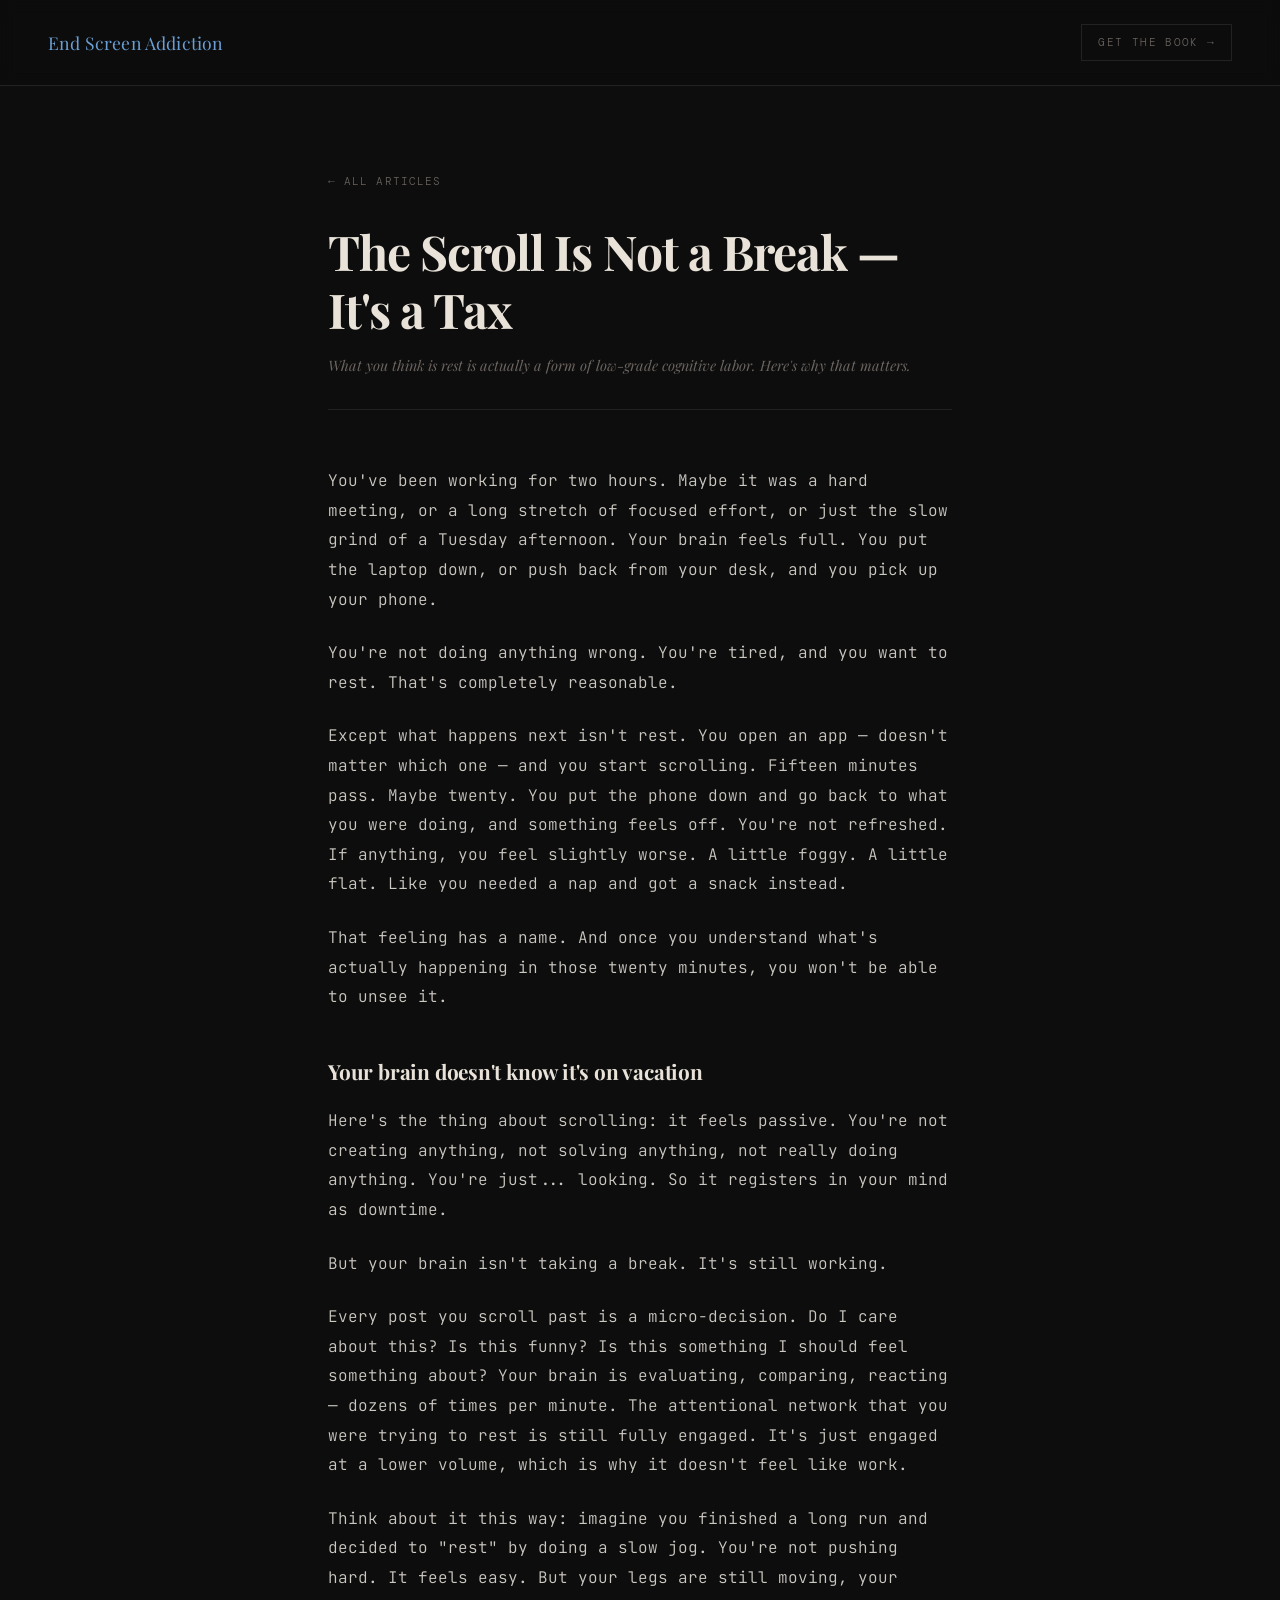
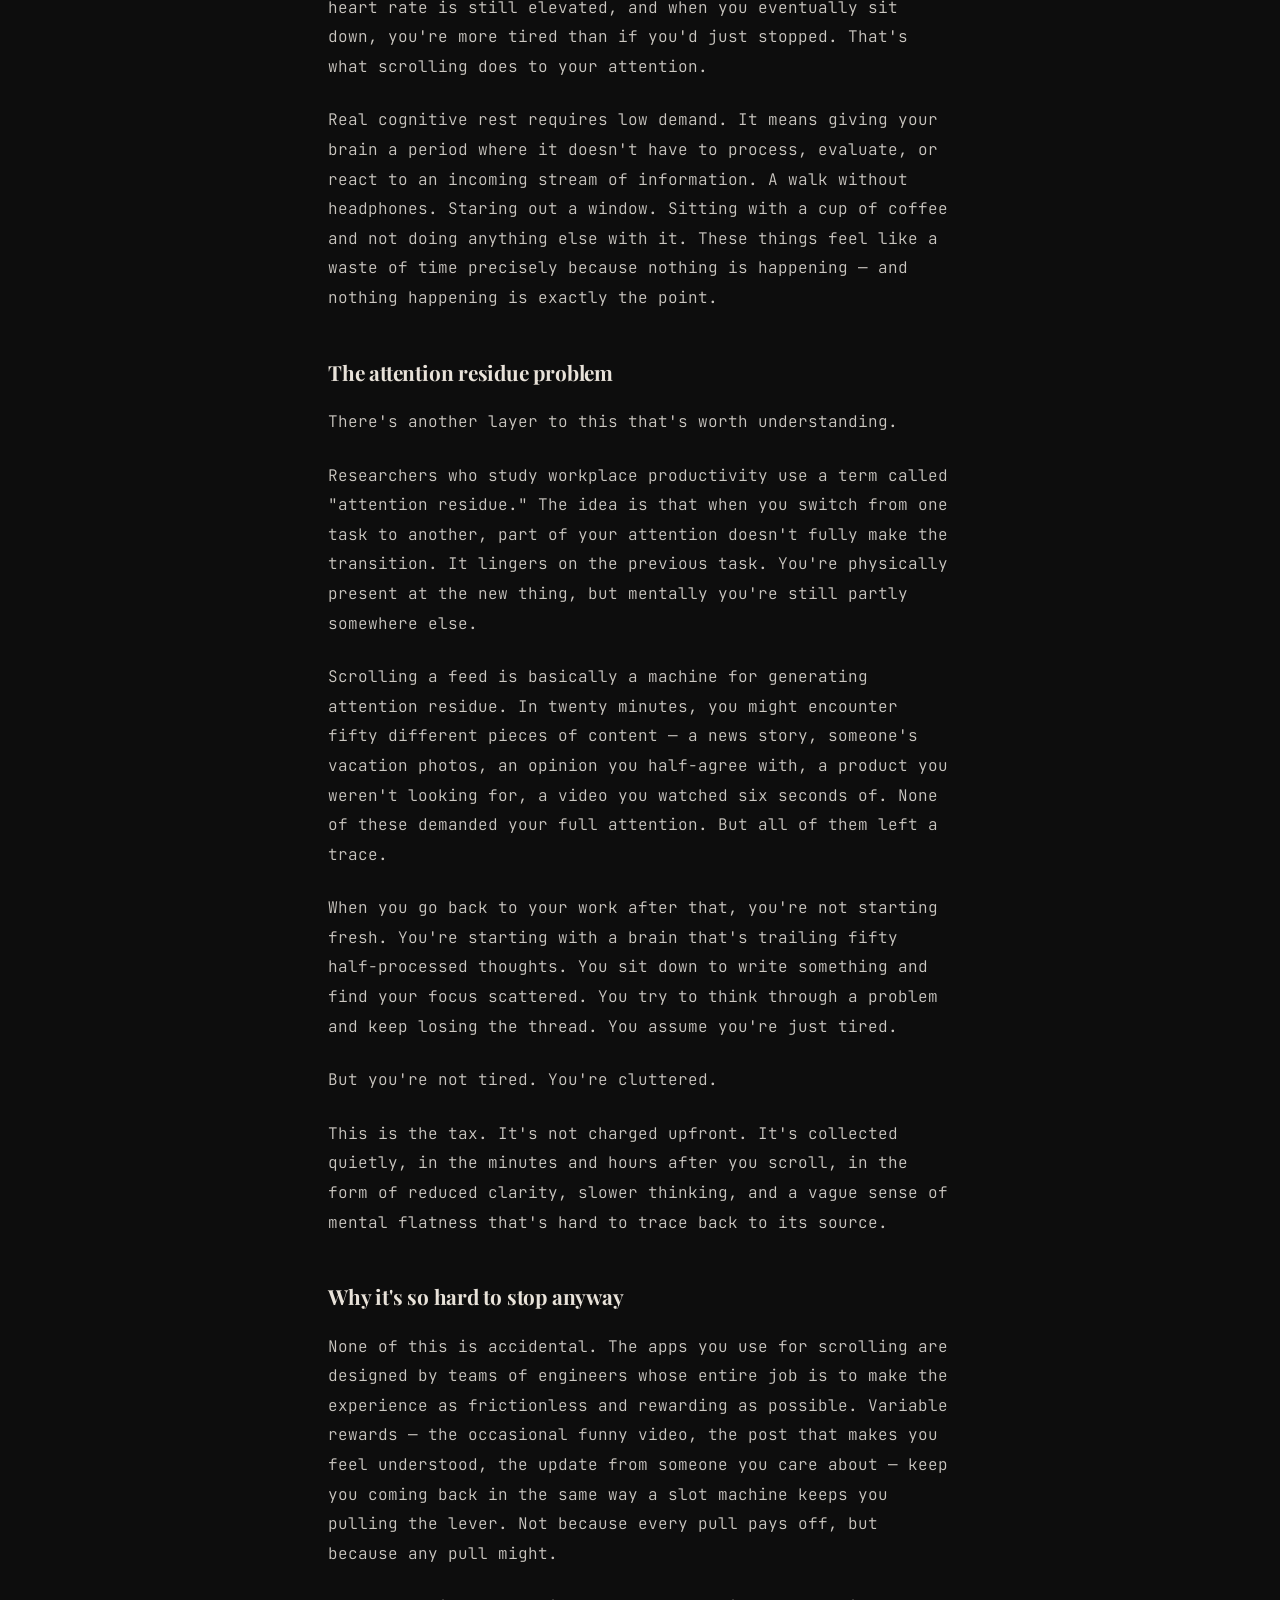
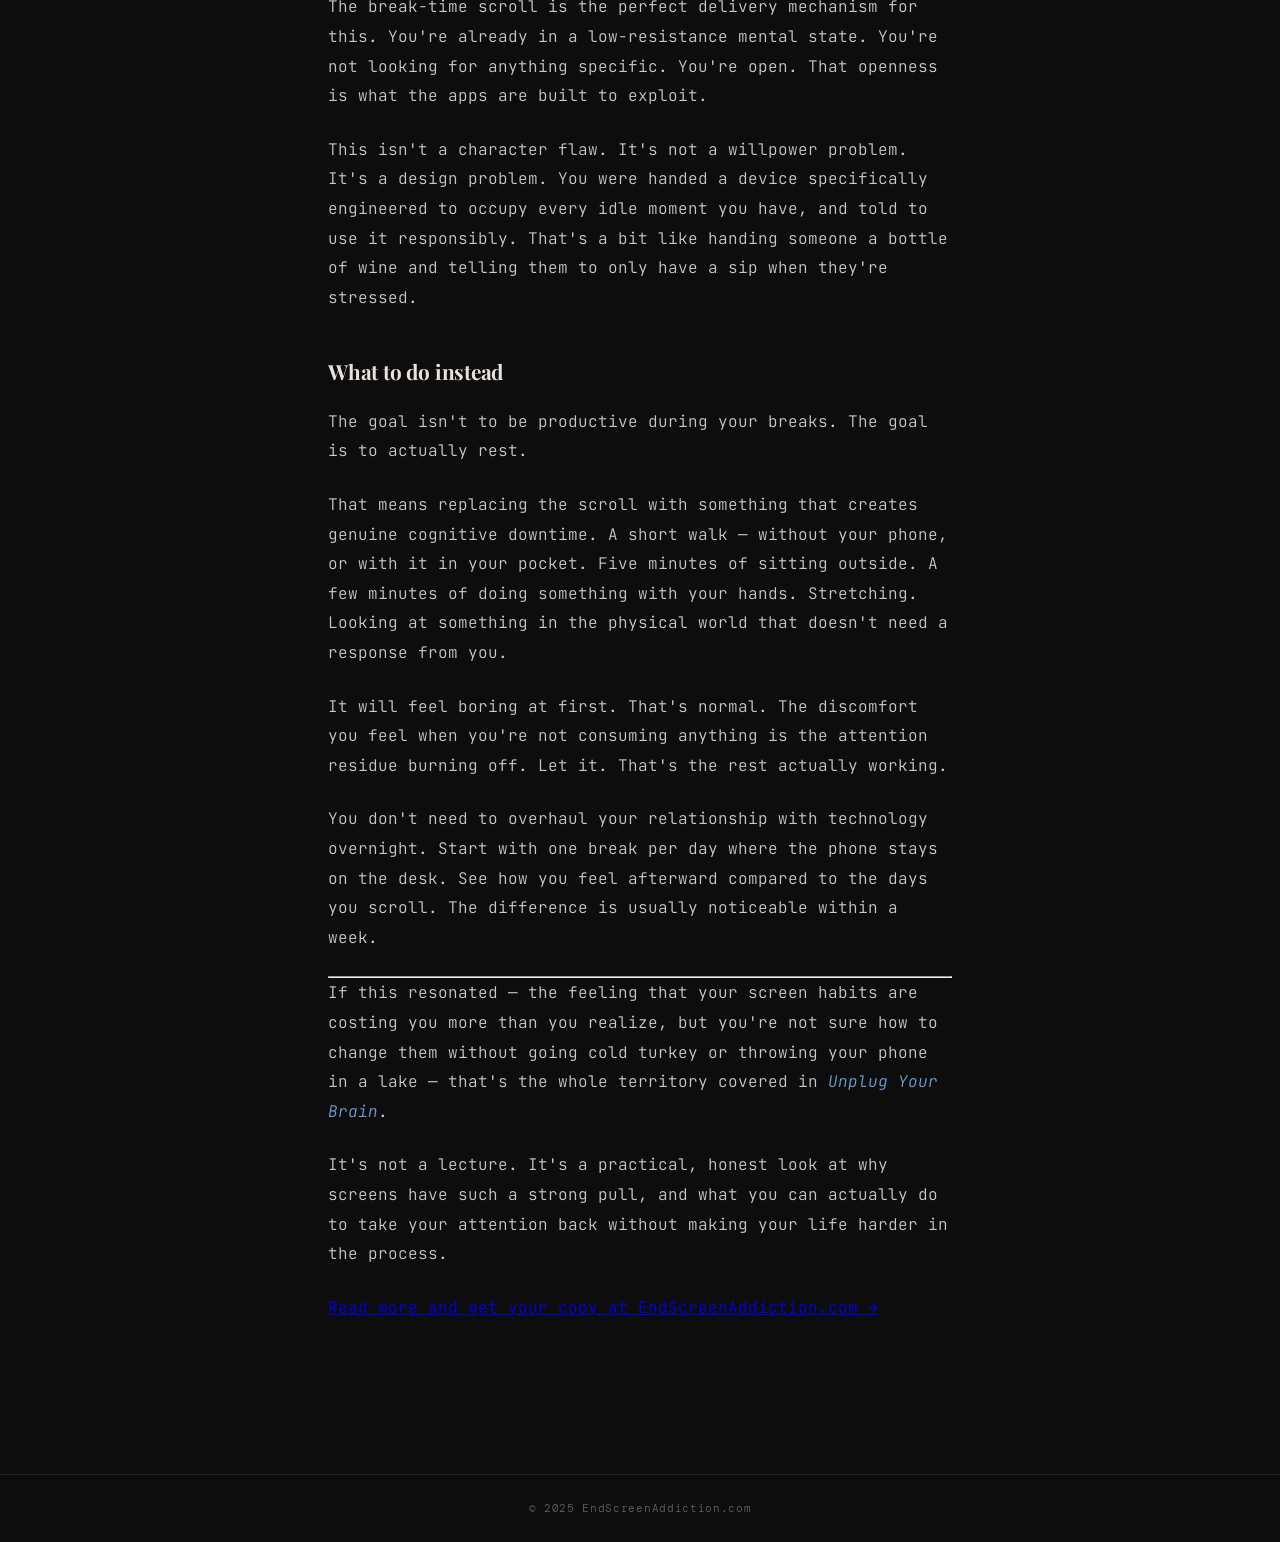
<file: articles/the-scroll-is-not-a-break/index.html>
<!DOCTYPE html>
<html lang="en">
<head>
  <meta charset="UTF-8">
  <meta name="viewport" content="width=device-width, initial-scale=1.0">
  <title>The Scroll Is Not a Break — It&#39;s a Tax — End Screen Addiction</title>
  <link rel="preconnect" href="https://fonts.googleapis.com">
  <link rel="preconnect" href="https://fonts.gstatic.com" crossorigin>
  <link href="https://fonts.googleapis.com/css2?family=Playfair+Display:ital,wght@0,400;0,700;1,400&family=DM+Mono:wght@300;400&family=JetBrains+Mono:wght@300;400&display=swap" rel="stylesheet">
  <link rel="stylesheet" href="/articles/css/style.css">
</head>
<body>
  <header class="site-header">
    <a href="/articles/" class="site-logo">End Screen Addiction</a>
    <a href="https://endscreenaddiction.com" class="site-cta">Get the Book →</a>
  </header>
  <main>
    <article class="article-container">
  <header class="article-header">
    <a href="/articles/" class="back-link">← All Articles</a>
    <h1 class="article-title">The Scroll Is Not a Break — It&#39;s a Tax</h1>
    
    <p class="article-description">What you think is rest is actually a form of low-grade cognitive labor. Here&#39;s why that matters.</p>
    
  </header>
  <div class="article-body">
    <p>You've been working for two hours. Maybe it was a hard meeting, or a long stretch of focused effort, or just the slow grind of a Tuesday afternoon. Your brain feels full. You put the laptop down, or push back from your desk, and you pick up your phone.</p>
<p>You're not doing anything wrong. You're tired, and you want to rest. That's completely reasonable.</p>
<p>Except what happens next isn't rest. You open an app — doesn't matter which one — and you start scrolling. Fifteen minutes pass. Maybe twenty. You put the phone down and go back to what you were doing, and something feels off. You're not refreshed. If anything, you feel slightly worse. A little foggy. A little flat. Like you needed a nap and got a snack instead.</p>
<p>That feeling has a name. And once you understand what's actually happening in those twenty minutes, you won't be able to unsee it.</p>
<h2>Your brain doesn't know it's on vacation</h2>
<p>Here's the thing about scrolling: it feels passive. You're not creating anything, not solving anything, not really doing anything. You're just... looking. So it registers in your mind as downtime.</p>
<p>But your brain isn't taking a break. It's still working.</p>
<p>Every post you scroll past is a micro-decision. Do I care about this? Is this funny? Is this something I should feel something about? Your brain is evaluating, comparing, reacting — dozens of times per minute. The attentional network that you were trying to rest is still fully engaged. It's just engaged at a lower volume, which is why it doesn't feel like work.</p>
<p>Think about it this way: imagine you finished a long run and decided to &quot;rest&quot; by doing a slow jog. You're not pushing hard. It feels easy. But your legs are still moving, your heart rate is still elevated, and when you eventually sit down, you're more tired than if you'd just stopped. That's what scrolling does to your attention.</p>
<p>Real cognitive rest requires low demand. It means giving your brain a period where it doesn't have to process, evaluate, or react to an incoming stream of information. A walk without headphones. Staring out a window. Sitting with a cup of coffee and not doing anything else with it. These things feel like a waste of time precisely because nothing is happening — and nothing happening is exactly the point.</p>
<h2>The attention residue problem</h2>
<p>There's another layer to this that's worth understanding.</p>
<p>Researchers who study workplace productivity use a term called &quot;attention residue.&quot; The idea is that when you switch from one task to another, part of your attention doesn't fully make the transition. It lingers on the previous task. You're physically present at the new thing, but mentally you're still partly somewhere else.</p>
<p>Scrolling a feed is basically a machine for generating attention residue. In twenty minutes, you might encounter fifty different pieces of content — a news story, someone's vacation photos, an opinion you half-agree with, a product you weren't looking for, a video you watched six seconds of. None of these demanded your full attention. But all of them left a trace.</p>
<p>When you go back to your work after that, you're not starting fresh. You're starting with a brain that's trailing fifty half-processed thoughts. You sit down to write something and find your focus scattered. You try to think through a problem and keep losing the thread. You assume you're just tired.</p>
<p>But you're not tired. You're cluttered.</p>
<p>This is the tax. It's not charged upfront. It's collected quietly, in the minutes and hours after you scroll, in the form of reduced clarity, slower thinking, and a vague sense of mental flatness that's hard to trace back to its source.</p>
<h2>Why it's so hard to stop anyway</h2>
<p>None of this is accidental. The apps you use for scrolling are designed by teams of engineers whose entire job is to make the experience as frictionless and rewarding as possible. Variable rewards — the occasional funny video, the post that makes you feel understood, the update from someone you care about — keep you coming back in the same way a slot machine keeps you pulling the lever. Not because every pull pays off, but because any pull might.</p>
<p>The break-time scroll is the perfect delivery mechanism for this. You're already in a low-resistance mental state. You're not looking for anything specific. You're open. That openness is what the apps are built to exploit.</p>
<p>This isn't a character flaw. It's not a willpower problem. It's a design problem. You were handed a device specifically engineered to occupy every idle moment you have, and told to use it responsibly. That's a bit like handing someone a bottle of wine and telling them to only have a sip when they're stressed.</p>
<h2>What to do instead</h2>
<p>The goal isn't to be productive during your breaks. The goal is to actually rest.</p>
<p>That means replacing the scroll with something that creates genuine cognitive downtime. A short walk — without your phone, or with it in your pocket. Five minutes of sitting outside. A few minutes of doing something with your hands. Stretching. Looking at something in the physical world that doesn't need a response from you.</p>
<p>It will feel boring at first. That's normal. The discomfort you feel when you're not consuming anything is the attention residue burning off. Let it. That's the rest actually working.</p>
<p>You don't need to overhaul your relationship with technology overnight. Start with one break per day where the phone stays on the desk. See how you feel afterward compared to the days you scroll. The difference is usually noticeable within a week.</p>
<hr>
<p>If this resonated — the feeling that your screen habits are costing you more than you realize, but you're not sure how to change them without going cold turkey or throwing your phone in a lake — that's the whole territory covered in <em>Unplug Your Brain</em>.</p>
<p>It's not a lecture. It's a practical, honest look at why screens have such a strong pull, and what you can actually do to take your attention back without making your life harder in the process.</p>
<p><a href="https://endscreenaddiction.com">Read more and get your copy at EndScreenAddiction.com →</a></p>

  </div>
</article>

  </main>
  <footer class="site-footer">
    <span>© 2025 EndScreenAddiction.com</span>
  </footer>
</body>
</html>
</file>
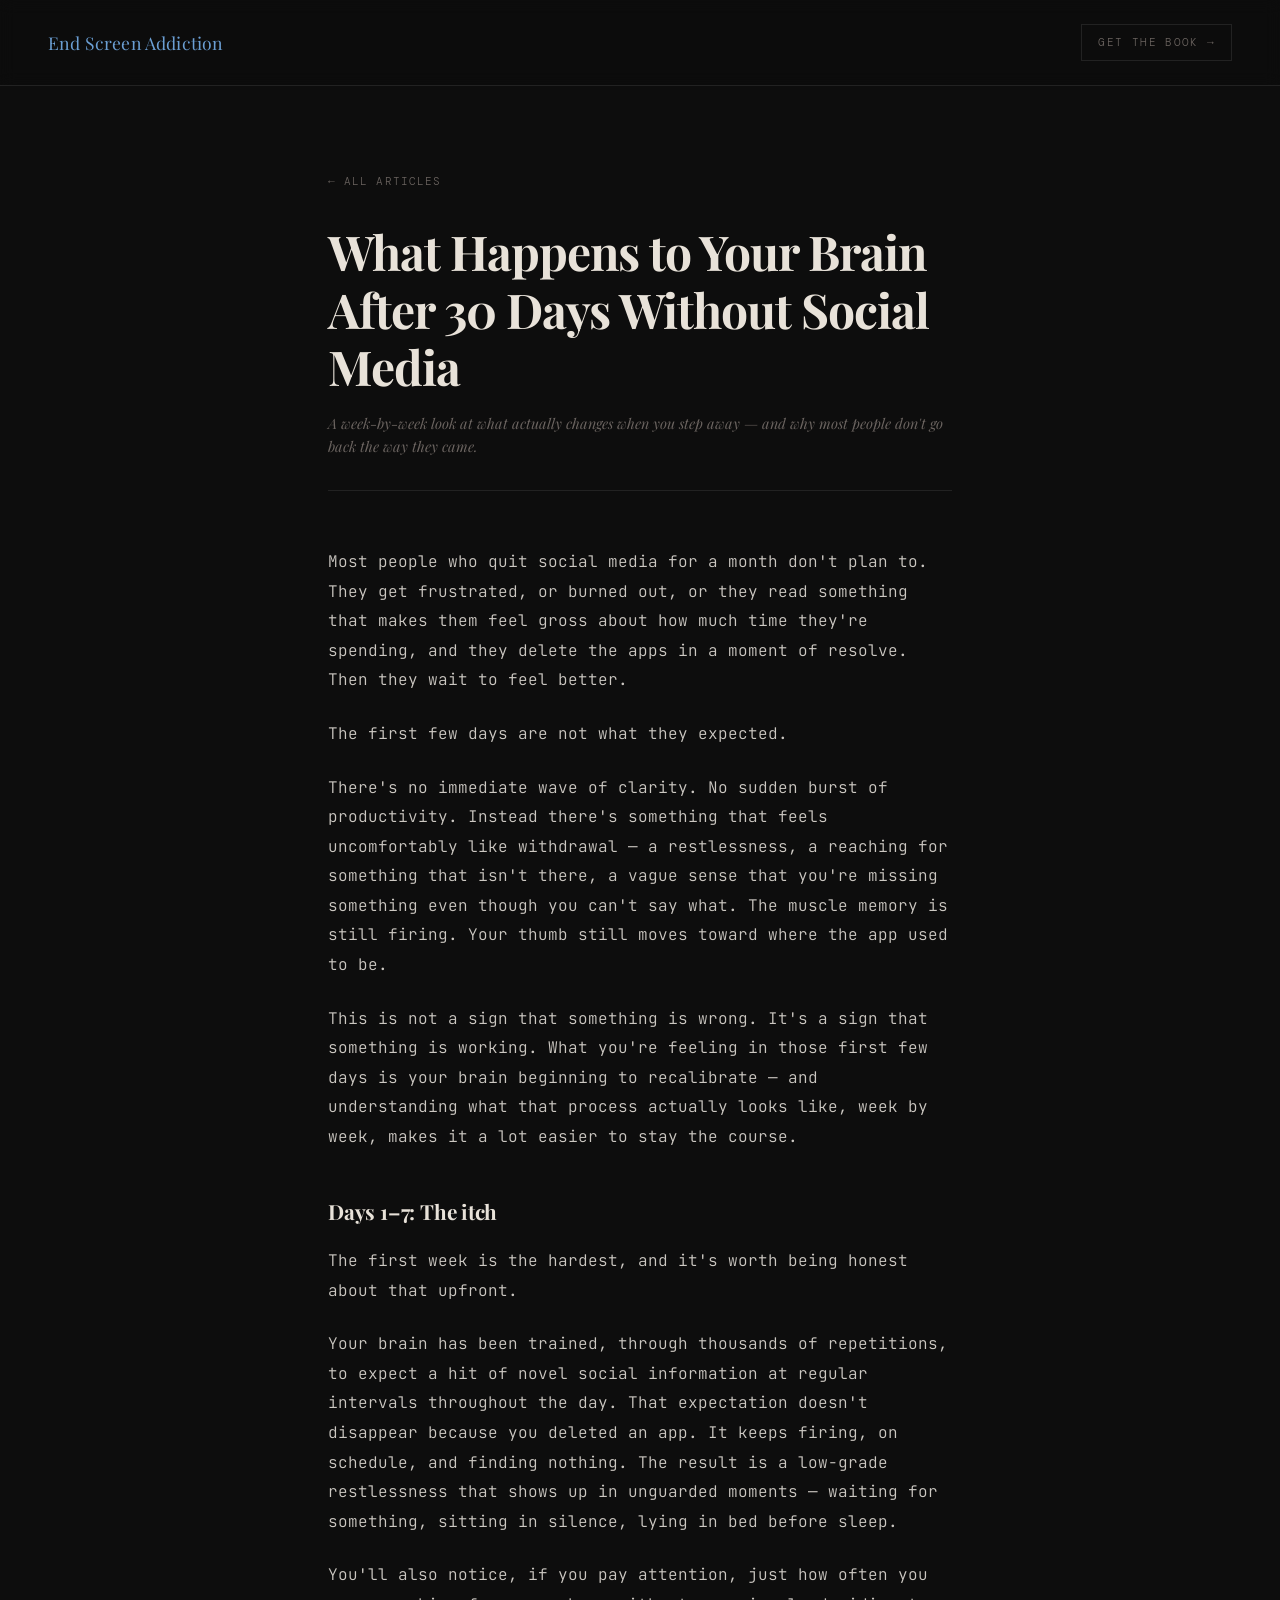
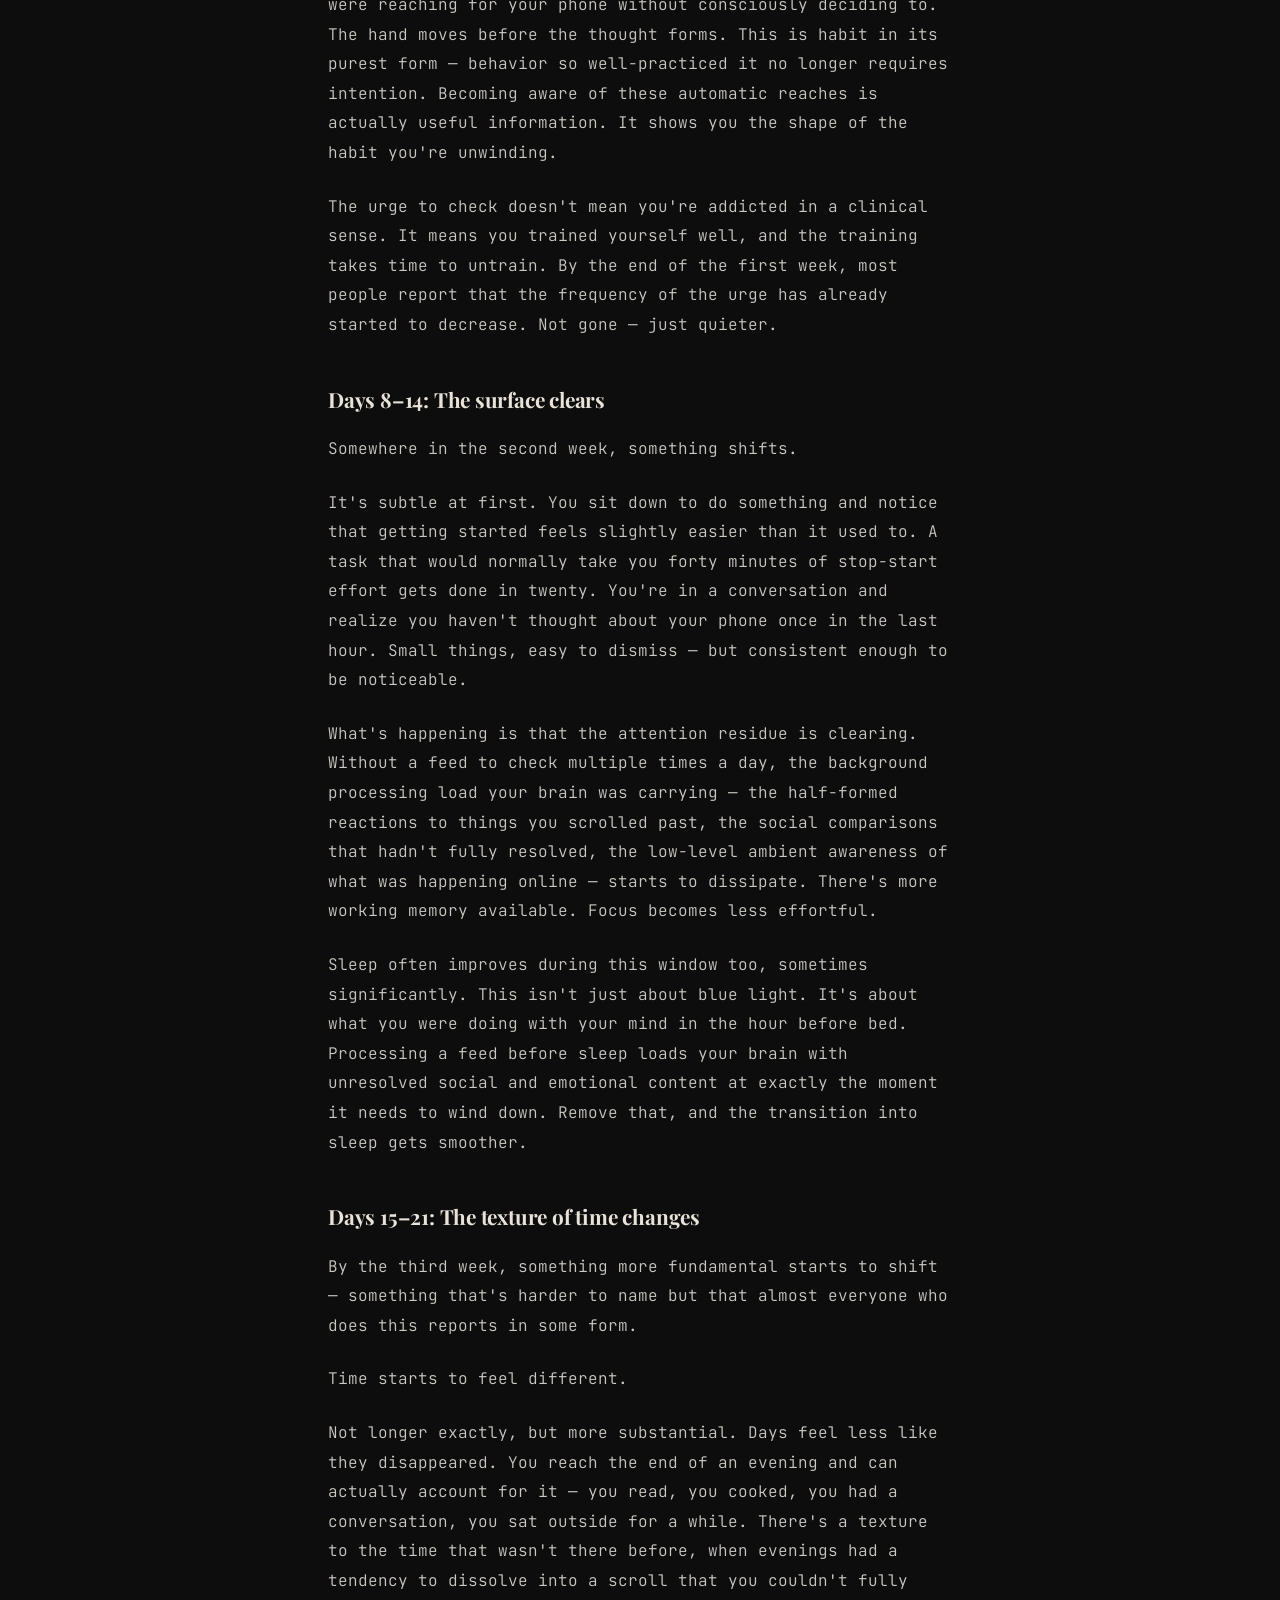
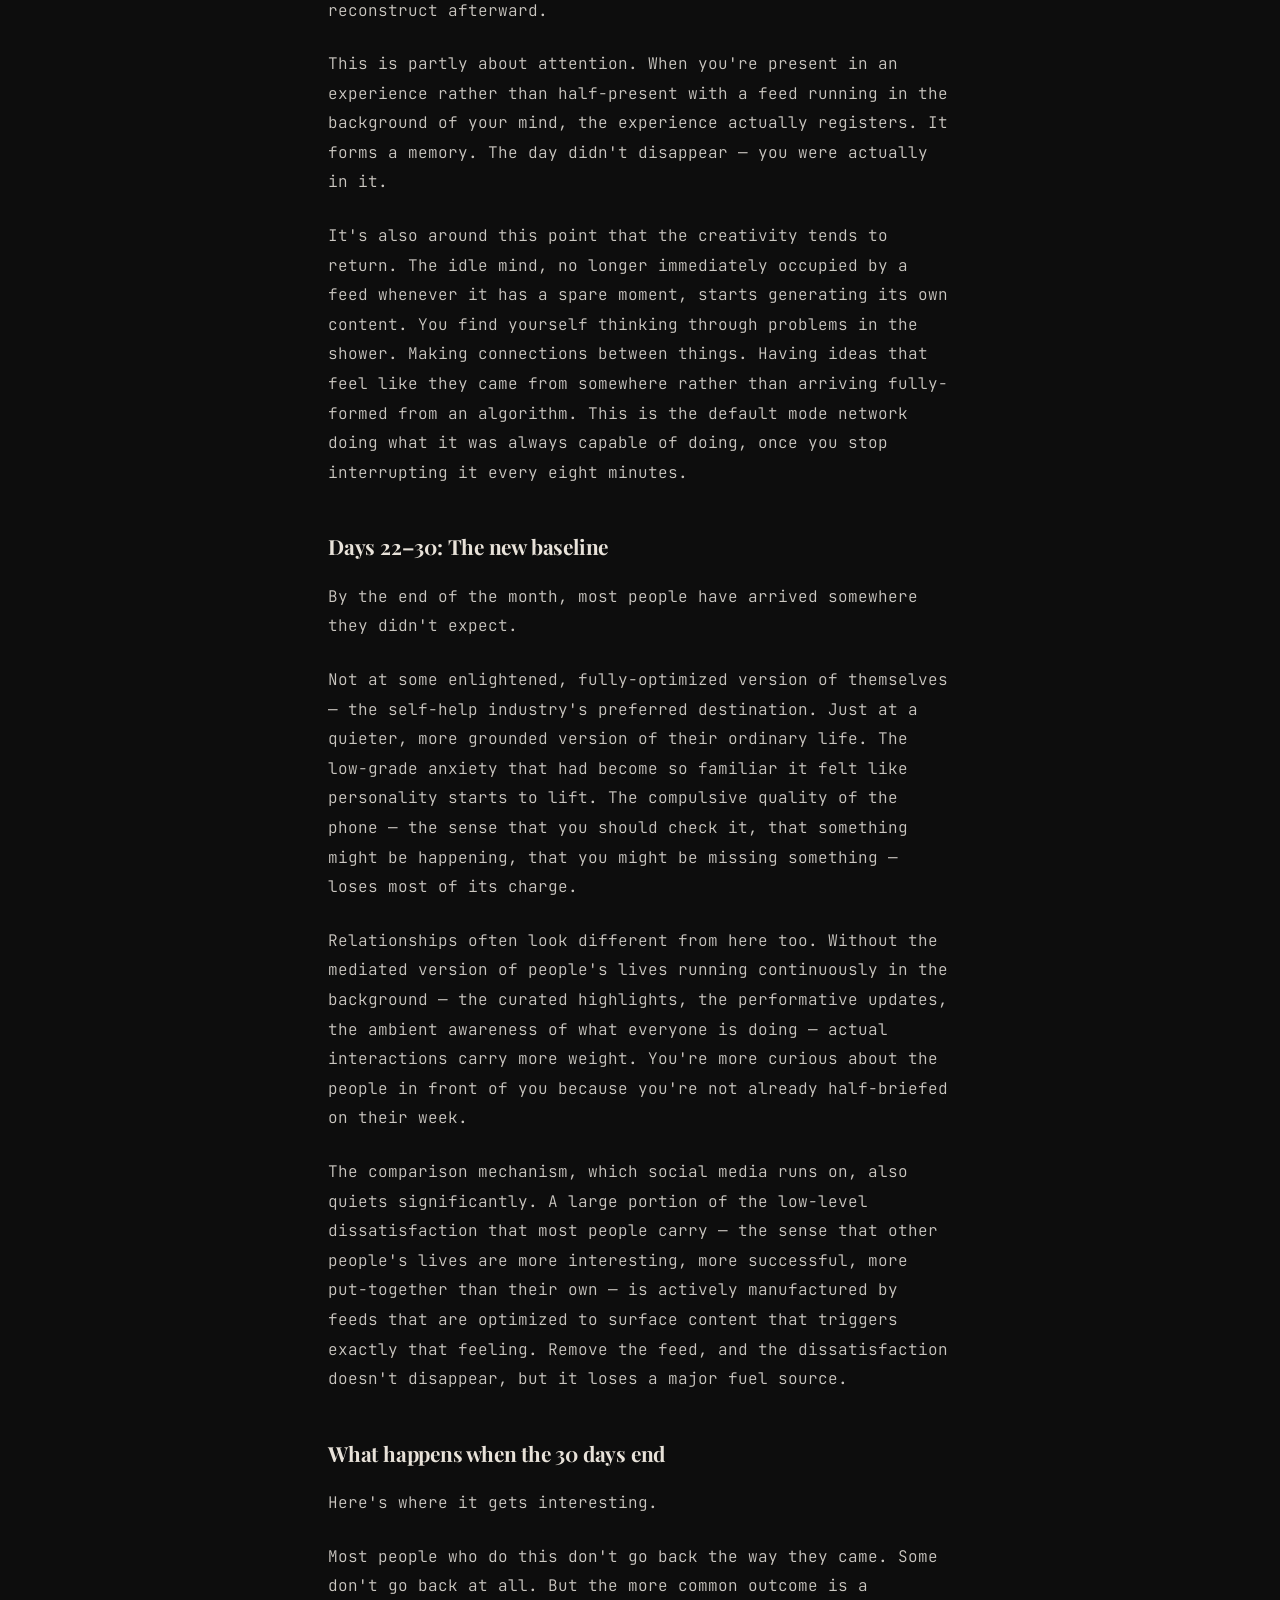
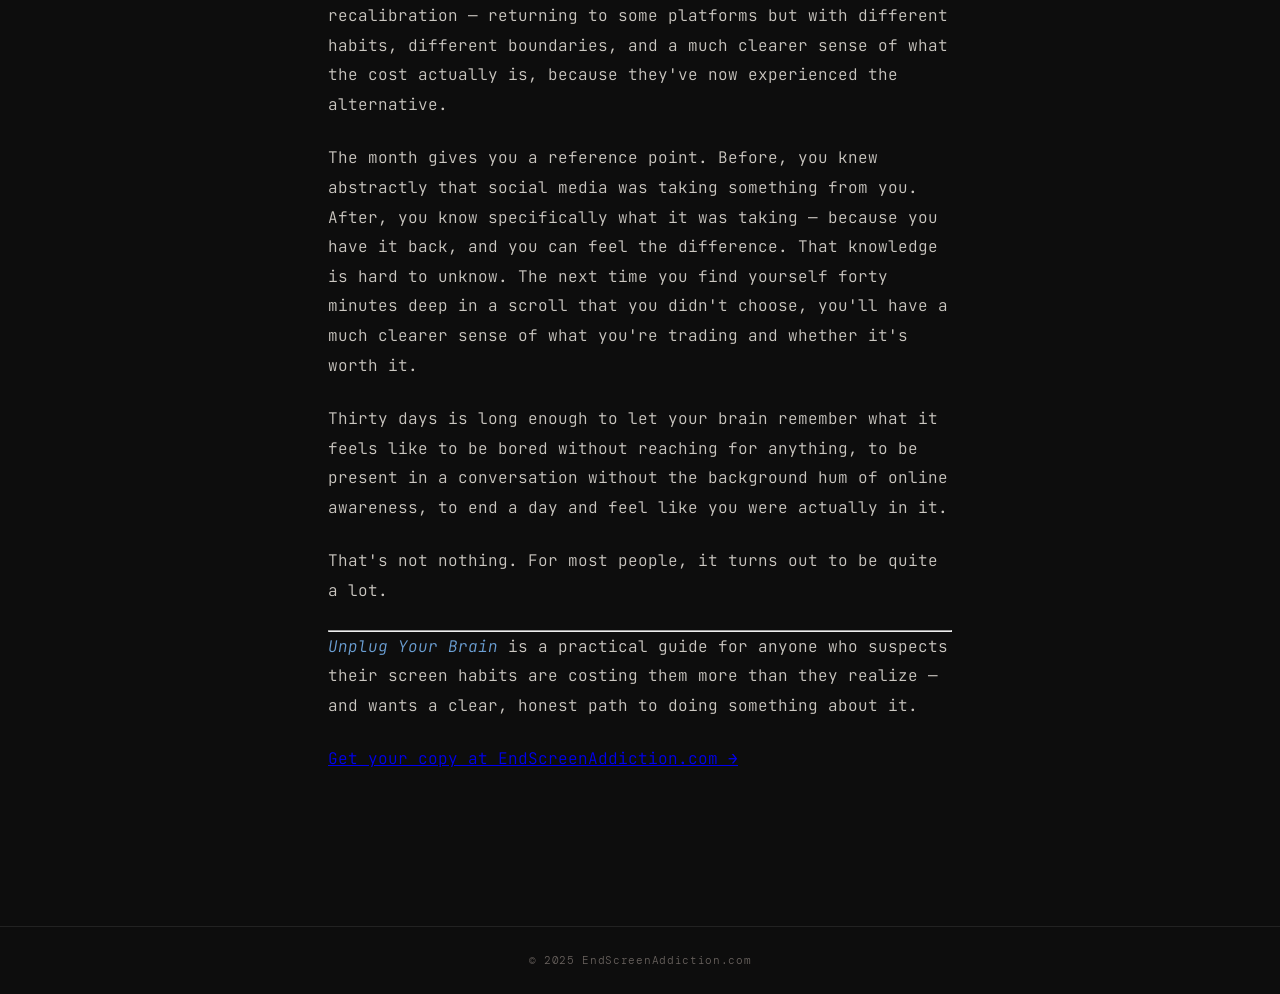
<file: articles/what-happens-to-your-brain-after-30-days/index.html>
<!DOCTYPE html>
<html lang="en">
<head>
  <meta charset="UTF-8">
  <meta name="viewport" content="width=device-width, initial-scale=1.0">
  <title>What Happens to Your Brain After 30 Days Without Social Media — End Screen Addiction</title>
  <link rel="preconnect" href="https://fonts.googleapis.com">
  <link rel="preconnect" href="https://fonts.gstatic.com" crossorigin>
  <link href="https://fonts.googleapis.com/css2?family=Playfair+Display:ital,wght@0,400;0,700;1,400&family=DM+Mono:wght@300;400&family=JetBrains+Mono:wght@300;400&display=swap" rel="stylesheet">
  <link rel="stylesheet" href="/articles/css/style.css">
</head>
<body>
  <header class="site-header">
    <a href="/articles/" class="site-logo">End Screen Addiction</a>
    <a href="https://endscreenaddiction.com" class="site-cta">Get the Book →</a>
  </header>
  <main>
    <article class="article-container">
  <header class="article-header">
    <a href="/articles/" class="back-link">← All Articles</a>
    <h1 class="article-title">What Happens to Your Brain After 30 Days Without Social Media</h1>
    
    <p class="article-description">A week-by-week look at what actually changes when you step away — and why most people don&#39;t go back the way they came.</p>
    
  </header>
  <div class="article-body">
    <p>Most people who quit social media for a month don't plan to. They get frustrated, or burned out, or they read something that makes them feel gross about how much time they're spending, and they delete the apps in a moment of resolve. Then they wait to feel better.</p>
<p>The first few days are not what they expected.</p>
<p>There's no immediate wave of clarity. No sudden burst of productivity. Instead there's something that feels uncomfortably like withdrawal — a restlessness, a reaching for something that isn't there, a vague sense that you're missing something even though you can't say what. The muscle memory is still firing. Your thumb still moves toward where the app used to be.</p>
<p>This is not a sign that something is wrong. It's a sign that something is working. What you're feeling in those first few days is your brain beginning to recalibrate — and understanding what that process actually looks like, week by week, makes it a lot easier to stay the course.</p>
<h2>Days 1–7: The itch</h2>
<p>The first week is the hardest, and it's worth being honest about that upfront.</p>
<p>Your brain has been trained, through thousands of repetitions, to expect a hit of novel social information at regular intervals throughout the day. That expectation doesn't disappear because you deleted an app. It keeps firing, on schedule, and finding nothing. The result is a low-grade restlessness that shows up in unguarded moments — waiting for something, sitting in silence, lying in bed before sleep.</p>
<p>You'll also notice, if you pay attention, just how often you were reaching for your phone without consciously deciding to. The hand moves before the thought forms. This is habit in its purest form — behavior so well-practiced it no longer requires intention. Becoming aware of these automatic reaches is actually useful information. It shows you the shape of the habit you're unwinding.</p>
<p>The urge to check doesn't mean you're addicted in a clinical sense. It means you trained yourself well, and the training takes time to untrain. By the end of the first week, most people report that the frequency of the urge has already started to decrease. Not gone — just quieter.</p>
<h2>Days 8–14: The surface clears</h2>
<p>Somewhere in the second week, something shifts.</p>
<p>It's subtle at first. You sit down to do something and notice that getting started feels slightly easier than it used to. A task that would normally take you forty minutes of stop-start effort gets done in twenty. You're in a conversation and realize you haven't thought about your phone once in the last hour. Small things, easy to dismiss — but consistent enough to be noticeable.</p>
<p>What's happening is that the attention residue is clearing. Without a feed to check multiple times a day, the background processing load your brain was carrying — the half-formed reactions to things you scrolled past, the social comparisons that hadn't fully resolved, the low-level ambient awareness of what was happening online — starts to dissipate. There's more working memory available. Focus becomes less effortful.</p>
<p>Sleep often improves during this window too, sometimes significantly. This isn't just about blue light. It's about what you were doing with your mind in the hour before bed. Processing a feed before sleep loads your brain with unresolved social and emotional content at exactly the moment it needs to wind down. Remove that, and the transition into sleep gets smoother.</p>
<h2>Days 15–21: The texture of time changes</h2>
<p>By the third week, something more fundamental starts to shift — something that's harder to name but that almost everyone who does this reports in some form.</p>
<p>Time starts to feel different.</p>
<p>Not longer exactly, but more substantial. Days feel less like they disappeared. You reach the end of an evening and can actually account for it — you read, you cooked, you had a conversation, you sat outside for a while. There's a texture to the time that wasn't there before, when evenings had a tendency to dissolve into a scroll that you couldn't fully reconstruct afterward.</p>
<p>This is partly about attention. When you're present in an experience rather than half-present with a feed running in the background of your mind, the experience actually registers. It forms a memory. The day didn't disappear — you were actually in it.</p>
<p>It's also around this point that the creativity tends to return. The idle mind, no longer immediately occupied by a feed whenever it has a spare moment, starts generating its own content. You find yourself thinking through problems in the shower. Making connections between things. Having ideas that feel like they came from somewhere rather than arriving fully-formed from an algorithm. This is the default mode network doing what it was always capable of doing, once you stop interrupting it every eight minutes.</p>
<h2>Days 22–30: The new baseline</h2>
<p>By the end of the month, most people have arrived somewhere they didn't expect.</p>
<p>Not at some enlightened, fully-optimized version of themselves — the self-help industry's preferred destination. Just at a quieter, more grounded version of their ordinary life. The low-grade anxiety that had become so familiar it felt like personality starts to lift. The compulsive quality of the phone — the sense that you should check it, that something might be happening, that you might be missing something — loses most of its charge.</p>
<p>Relationships often look different from here too. Without the mediated version of people's lives running continuously in the background — the curated highlights, the performative updates, the ambient awareness of what everyone is doing — actual interactions carry more weight. You're more curious about the people in front of you because you're not already half-briefed on their week.</p>
<p>The comparison mechanism, which social media runs on, also quiets significantly. A large portion of the low-level dissatisfaction that most people carry — the sense that other people's lives are more interesting, more successful, more put-together than their own — is actively manufactured by feeds that are optimized to surface content that triggers exactly that feeling. Remove the feed, and the dissatisfaction doesn't disappear, but it loses a major fuel source.</p>
<h2>What happens when the 30 days end</h2>
<p>Here's where it gets interesting.</p>
<p>Most people who do this don't go back the way they came. Some don't go back at all. But the more common outcome is a recalibration — returning to some platforms but with different habits, different boundaries, and a much clearer sense of what the cost actually is, because they've now experienced the alternative.</p>
<p>The month gives you a reference point. Before, you knew abstractly that social media was taking something from you. After, you know specifically what it was taking — because you have it back, and you can feel the difference. That knowledge is hard to unknow. The next time you find yourself forty minutes deep in a scroll that you didn't choose, you'll have a much clearer sense of what you're trading and whether it's worth it.</p>
<p>Thirty days is long enough to let your brain remember what it feels like to be bored without reaching for anything, to be present in a conversation without the background hum of online awareness, to end a day and feel like you were actually in it.</p>
<p>That's not nothing. For most people, it turns out to be quite a lot.</p>
<hr>
<p><em>Unplug Your Brain</em> is a practical guide for anyone who suspects their screen habits are costing them more than they realize — and wants a clear, honest path to doing something about it.</p>
<p><a href="https://endscreenaddiction.com">Get your copy at EndScreenAddiction.com →</a></p>

  </div>
</article>

  </main>
  <footer class="site-footer">
    <span>© 2025 EndScreenAddiction.com</span>
  </footer>
</body>
</html>
</file>
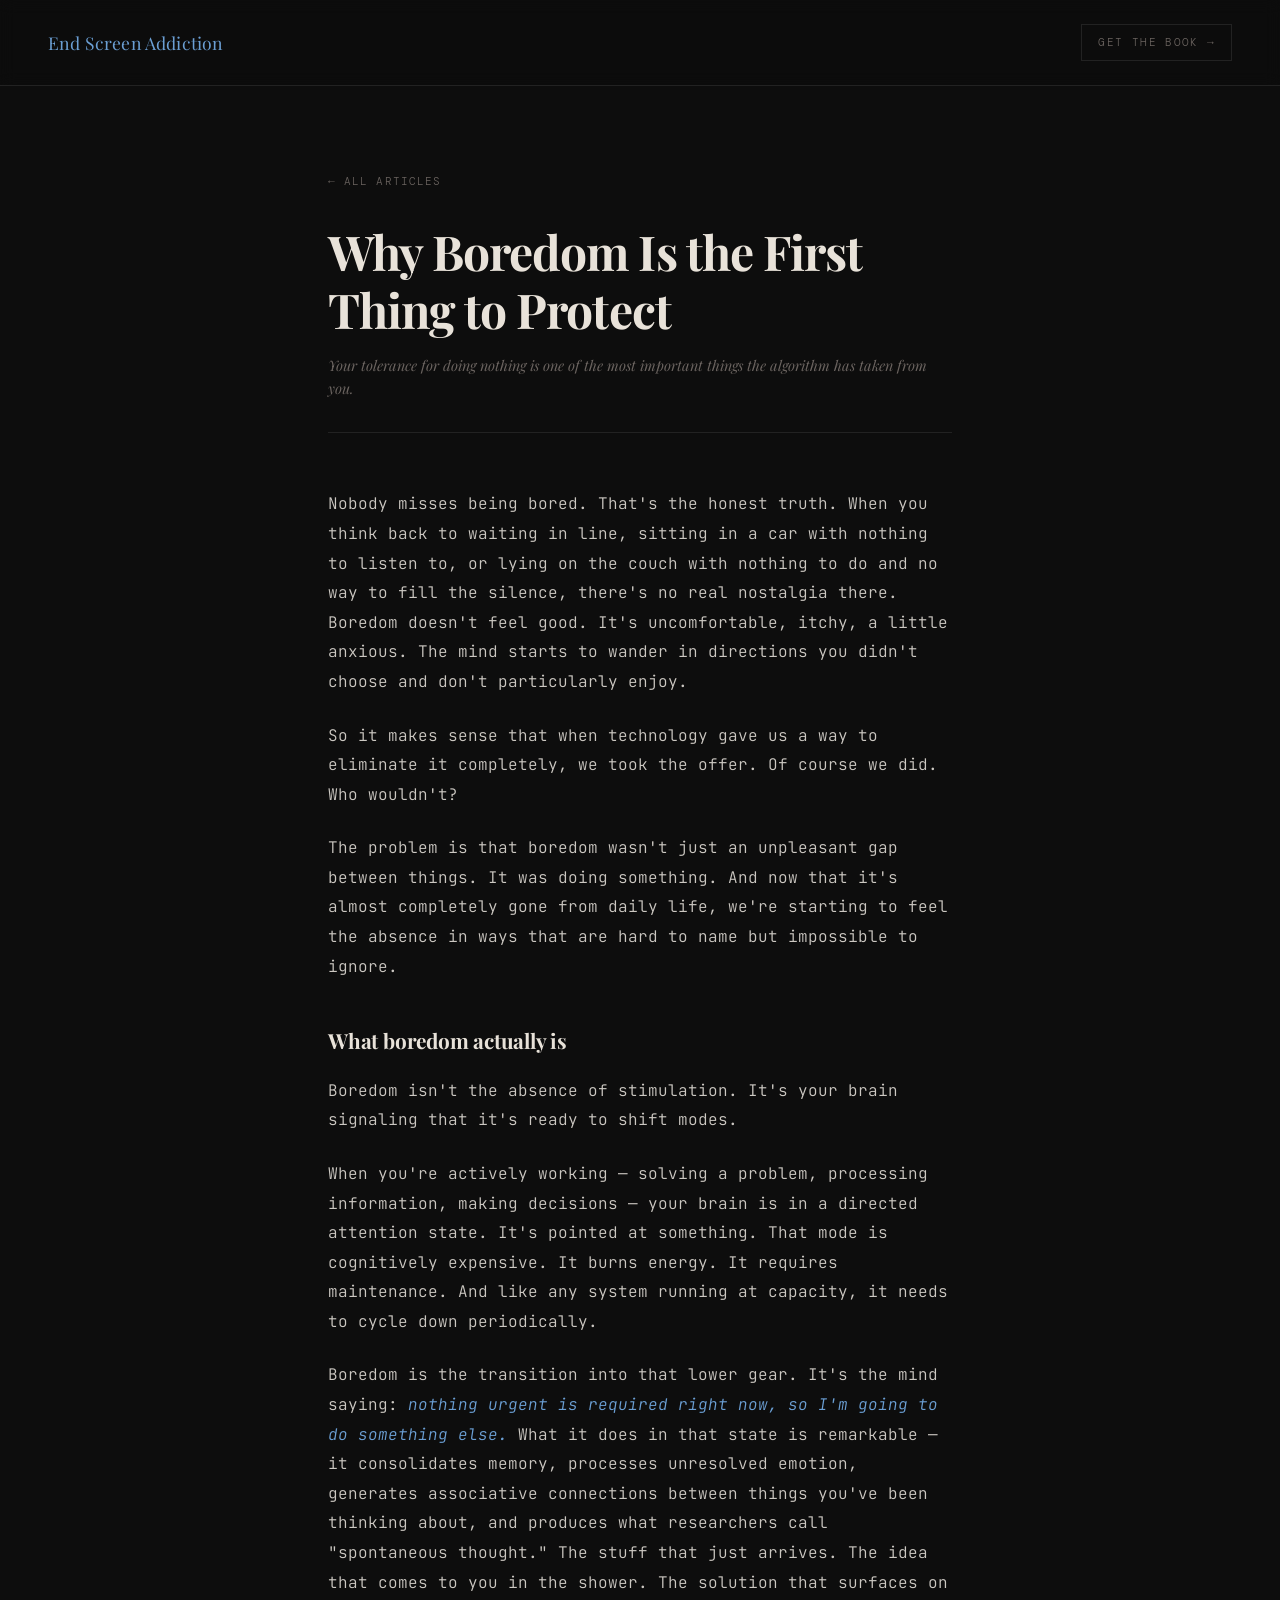
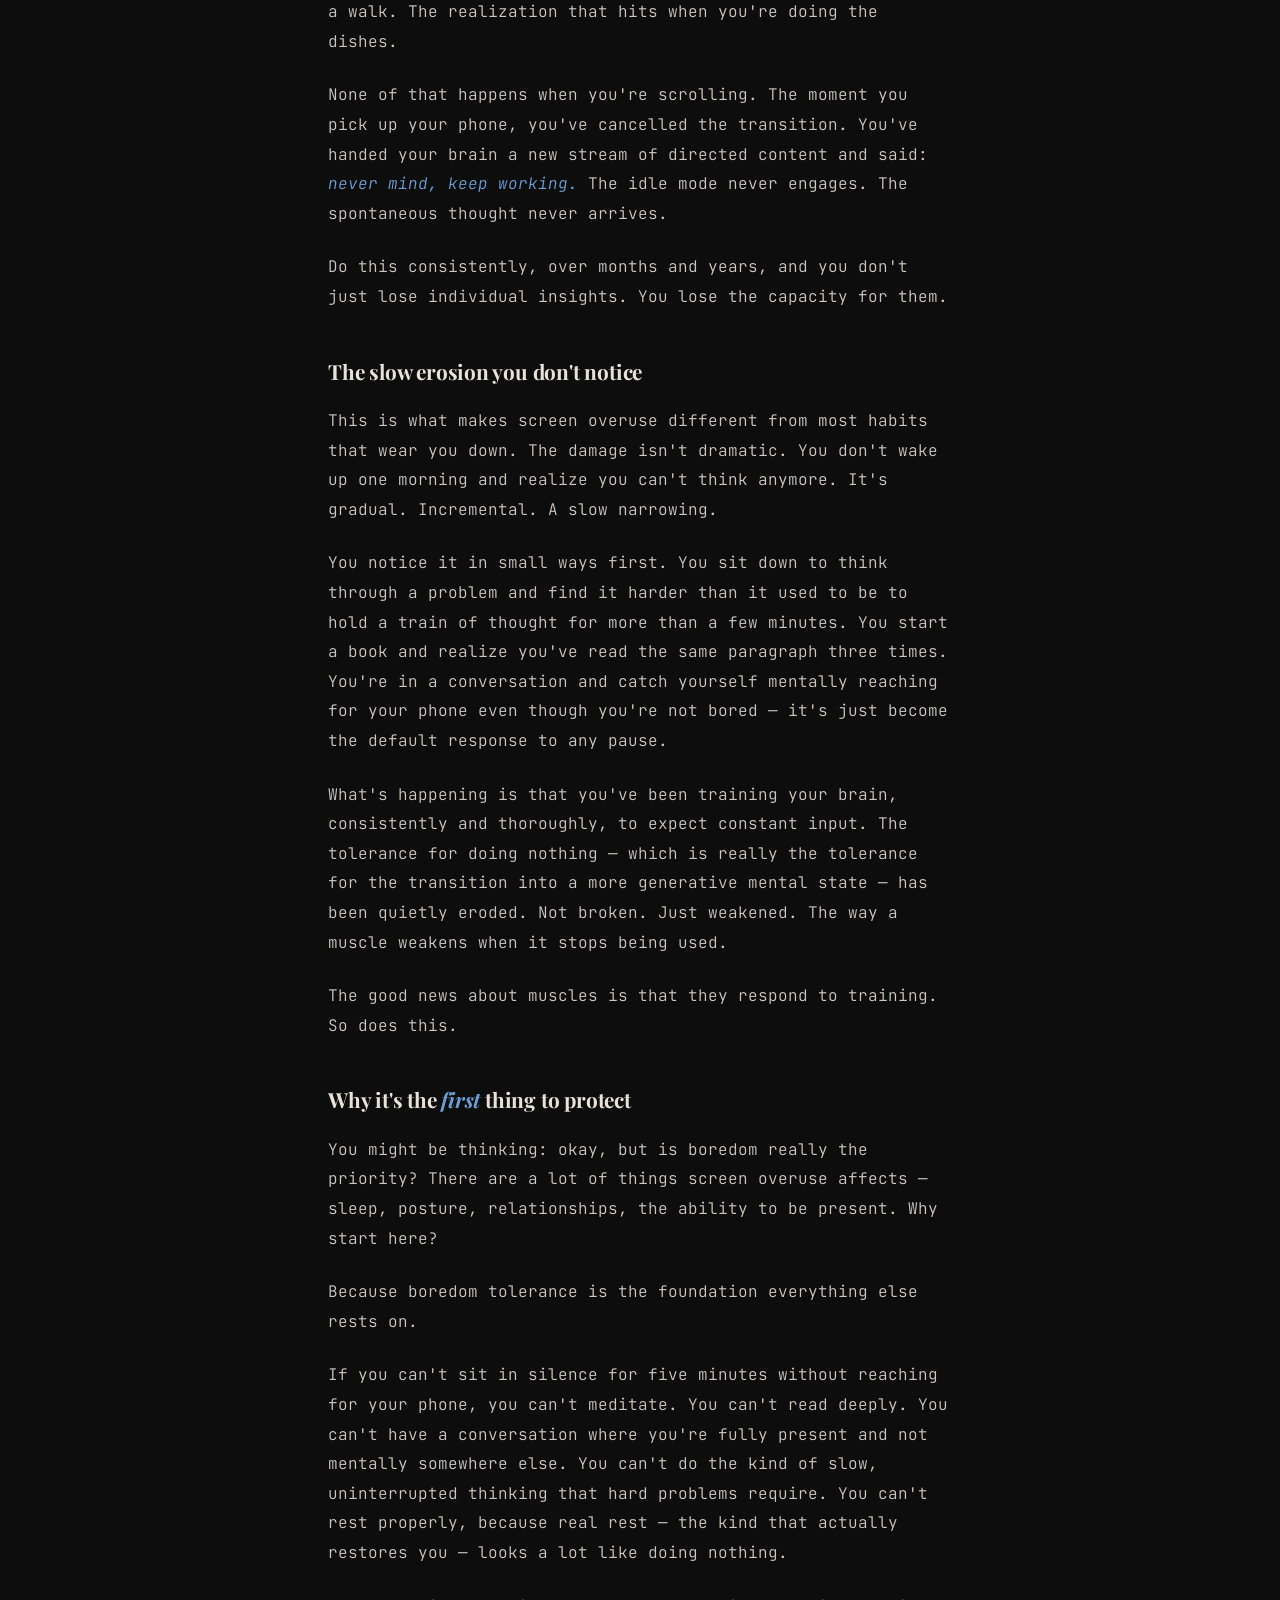
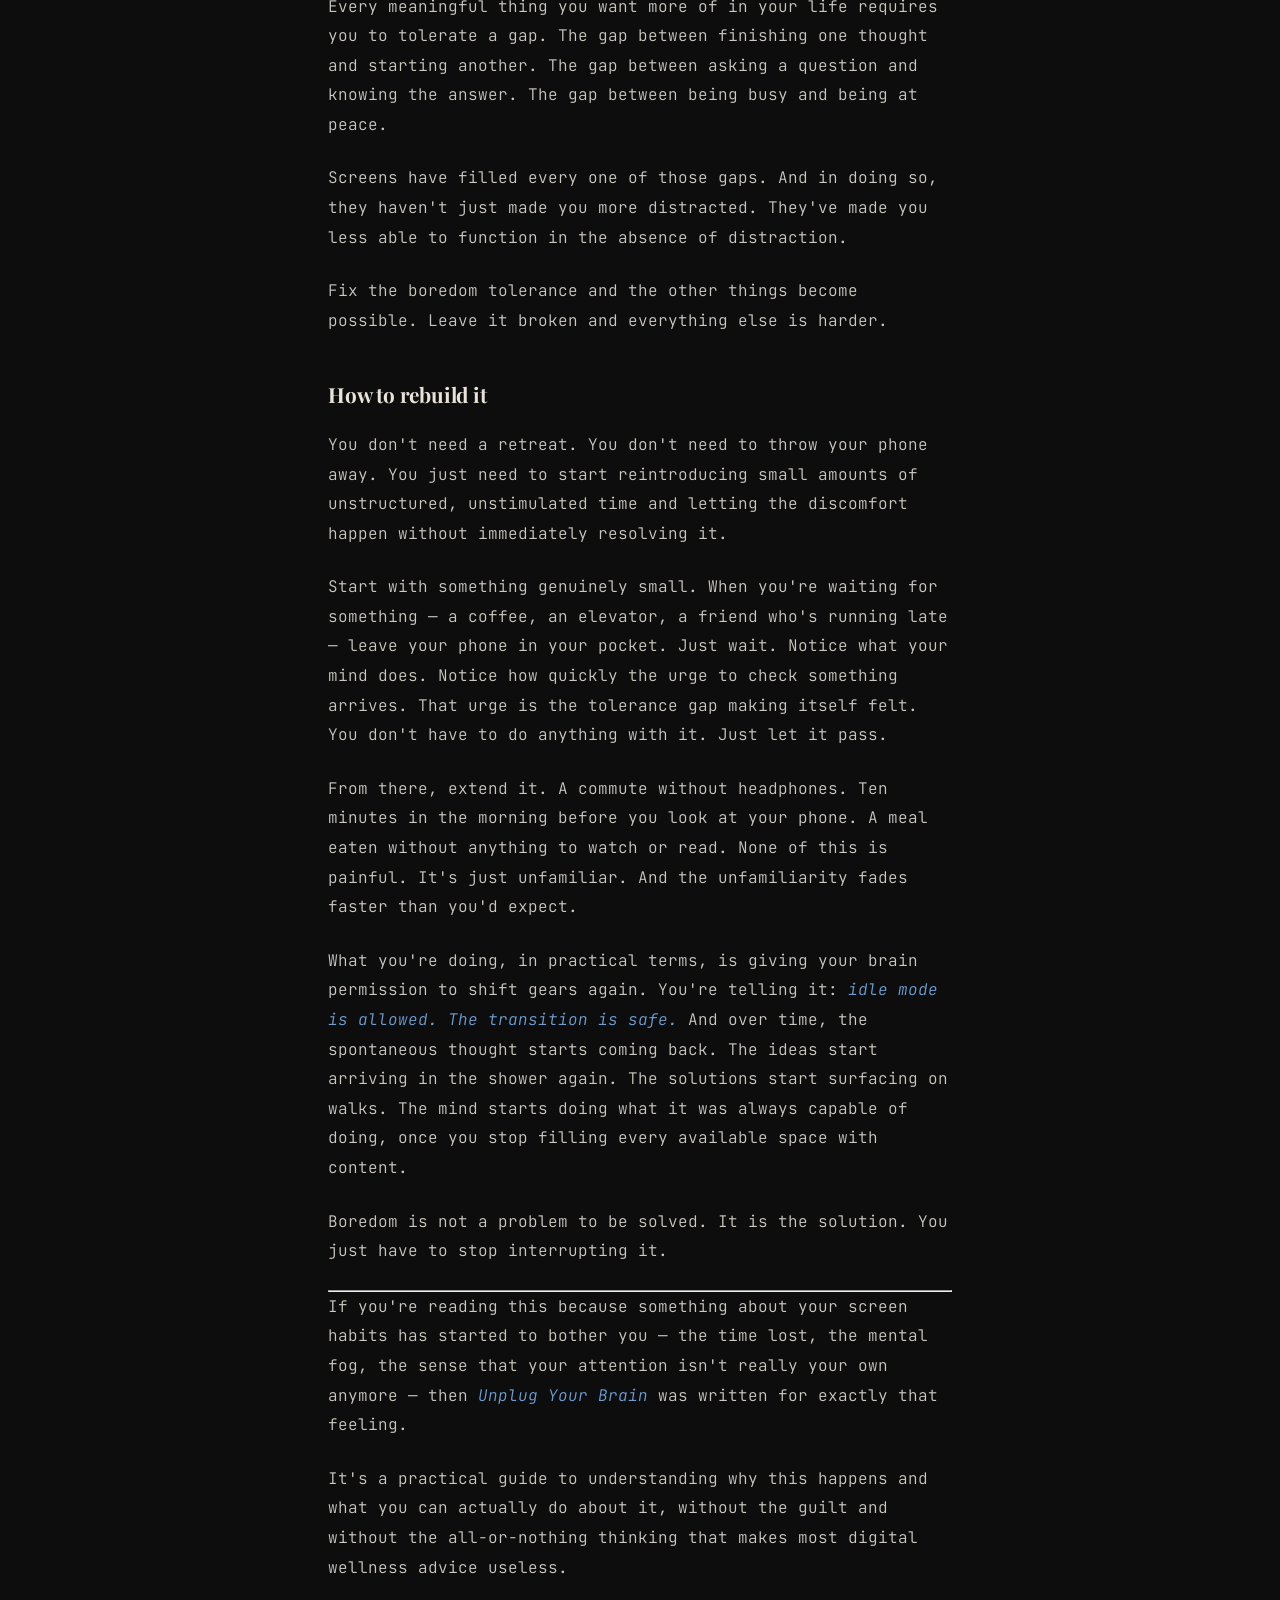
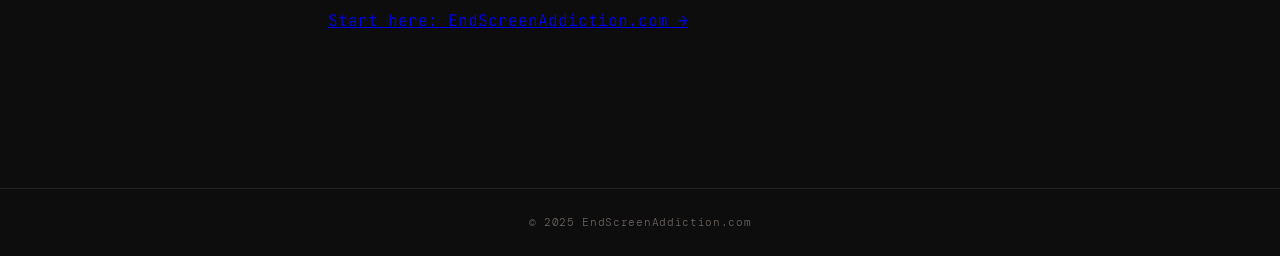
<file: articles/why-boredom-is-the-first-thing-to-protect/index.html>
<!DOCTYPE html>
<html lang="en">
<head>
  <meta charset="UTF-8">
  <meta name="viewport" content="width=device-width, initial-scale=1.0">
  <title>Why Boredom Is the First Thing to Protect — End Screen Addiction</title>
  <link rel="preconnect" href="https://fonts.googleapis.com">
  <link rel="preconnect" href="https://fonts.gstatic.com" crossorigin>
  <link href="https://fonts.googleapis.com/css2?family=Playfair+Display:ital,wght@0,400;0,700;1,400&family=DM+Mono:wght@300;400&family=JetBrains+Mono:wght@300;400&display=swap" rel="stylesheet">
  <link rel="stylesheet" href="/articles/css/style.css">
</head>
<body>
  <header class="site-header">
    <a href="/articles/" class="site-logo">End Screen Addiction</a>
    <a href="https://endscreenaddiction.com" class="site-cta">Get the Book →</a>
  </header>
  <main>
    <article class="article-container">
  <header class="article-header">
    <a href="/articles/" class="back-link">← All Articles</a>
    <h1 class="article-title">Why Boredom Is the First Thing to Protect</h1>
    
    <p class="article-description">Your tolerance for doing nothing is one of the most important things the algorithm has taken from you.</p>
    
  </header>
  <div class="article-body">
    <p>Nobody misses being bored. That's the honest truth. When you think back to waiting in line, sitting in a car with nothing to listen to, or lying on the couch with nothing to do and no way to fill the silence, there's no real nostalgia there. Boredom doesn't feel good. It's uncomfortable, itchy, a little anxious. The mind starts to wander in directions you didn't choose and don't particularly enjoy.</p>
<p>So it makes sense that when technology gave us a way to eliminate it completely, we took the offer. Of course we did. Who wouldn't?</p>
<p>The problem is that boredom wasn't just an unpleasant gap between things. It was doing something. And now that it's almost completely gone from daily life, we're starting to feel the absence in ways that are hard to name but impossible to ignore.</p>
<h2>What boredom actually is</h2>
<p>Boredom isn't the absence of stimulation. It's your brain signaling that it's ready to shift modes.</p>
<p>When you're actively working — solving a problem, processing information, making decisions — your brain is in a directed attention state. It's pointed at something. That mode is cognitively expensive. It burns energy. It requires maintenance. And like any system running at capacity, it needs to cycle down periodically.</p>
<p>Boredom is the transition into that lower gear. It's the mind saying: <em>nothing urgent is required right now, so I'm going to do something else.</em> What it does in that state is remarkable — it consolidates memory, processes unresolved emotion, generates associative connections between things you've been thinking about, and produces what researchers call &quot;spontaneous thought.&quot; The stuff that just arrives. The idea that comes to you in the shower. The solution that surfaces on a walk. The realization that hits when you're doing the dishes.</p>
<p>None of that happens when you're scrolling. The moment you pick up your phone, you've cancelled the transition. You've handed your brain a new stream of directed content and said: <em>never mind, keep working.</em> The idle mode never engages. The spontaneous thought never arrives.</p>
<p>Do this consistently, over months and years, and you don't just lose individual insights. You lose the capacity for them.</p>
<h2>The slow erosion you don't notice</h2>
<p>This is what makes screen overuse different from most habits that wear you down. The damage isn't dramatic. You don't wake up one morning and realize you can't think anymore. It's gradual. Incremental. A slow narrowing.</p>
<p>You notice it in small ways first. You sit down to think through a problem and find it harder than it used to be to hold a train of thought for more than a few minutes. You start a book and realize you've read the same paragraph three times. You're in a conversation and catch yourself mentally reaching for your phone even though you're not bored — it's just become the default response to any pause.</p>
<p>What's happening is that you've been training your brain, consistently and thoroughly, to expect constant input. The tolerance for doing nothing — which is really the tolerance for the transition into a more generative mental state — has been quietly eroded. Not broken. Just weakened. The way a muscle weakens when it stops being used.</p>
<p>The good news about muscles is that they respond to training. So does this.</p>
<h2>Why it's the <em>first</em> thing to protect</h2>
<p>You might be thinking: okay, but is boredom really the priority? There are a lot of things screen overuse affects — sleep, posture, relationships, the ability to be present. Why start here?</p>
<p>Because boredom tolerance is the foundation everything else rests on.</p>
<p>If you can't sit in silence for five minutes without reaching for your phone, you can't meditate. You can't read deeply. You can't have a conversation where you're fully present and not mentally somewhere else. You can't do the kind of slow, uninterrupted thinking that hard problems require. You can't rest properly, because real rest — the kind that actually restores you — looks a lot like doing nothing.</p>
<p>Every meaningful thing you want more of in your life requires you to tolerate a gap. The gap between finishing one thought and starting another. The gap between asking a question and knowing the answer. The gap between being busy and being at peace.</p>
<p>Screens have filled every one of those gaps. And in doing so, they haven't just made you more distracted. They've made you less able to function in the absence of distraction.</p>
<p>Fix the boredom tolerance and the other things become possible. Leave it broken and everything else is harder.</p>
<h2>How to rebuild it</h2>
<p>You don't need a retreat. You don't need to throw your phone away. You just need to start reintroducing small amounts of unstructured, unstimulated time and letting the discomfort happen without immediately resolving it.</p>
<p>Start with something genuinely small. When you're waiting for something — a coffee, an elevator, a friend who's running late — leave your phone in your pocket. Just wait. Notice what your mind does. Notice how quickly the urge to check something arrives. That urge is the tolerance gap making itself felt. You don't have to do anything with it. Just let it pass.</p>
<p>From there, extend it. A commute without headphones. Ten minutes in the morning before you look at your phone. A meal eaten without anything to watch or read. None of this is painful. It's just unfamiliar. And the unfamiliarity fades faster than you'd expect.</p>
<p>What you're doing, in practical terms, is giving your brain permission to shift gears again. You're telling it: <em>idle mode is allowed. The transition is safe.</em> And over time, the spontaneous thought starts coming back. The ideas start arriving in the shower again. The solutions start surfacing on walks. The mind starts doing what it was always capable of doing, once you stop filling every available space with content.</p>
<p>Boredom is not a problem to be solved. It is the solution. You just have to stop interrupting it.</p>
<hr>
<p>If you're reading this because something about your screen habits has started to bother you — the time lost, the mental fog, the sense that your attention isn't really your own anymore — then <em>Unplug Your Brain</em> was written for exactly that feeling.</p>
<p>It's a practical guide to understanding why this happens and what you can actually do about it, without the guilt and without the all-or-nothing thinking that makes most digital wellness advice useless.</p>
<p><a href="https://endscreenaddiction.com">Start here: EndScreenAddiction.com →</a></p>

  </div>
</article>

  </main>
  <footer class="site-footer">
    <span>© 2025 EndScreenAddiction.com</span>
  </footer>
</body>
</html>
</file>
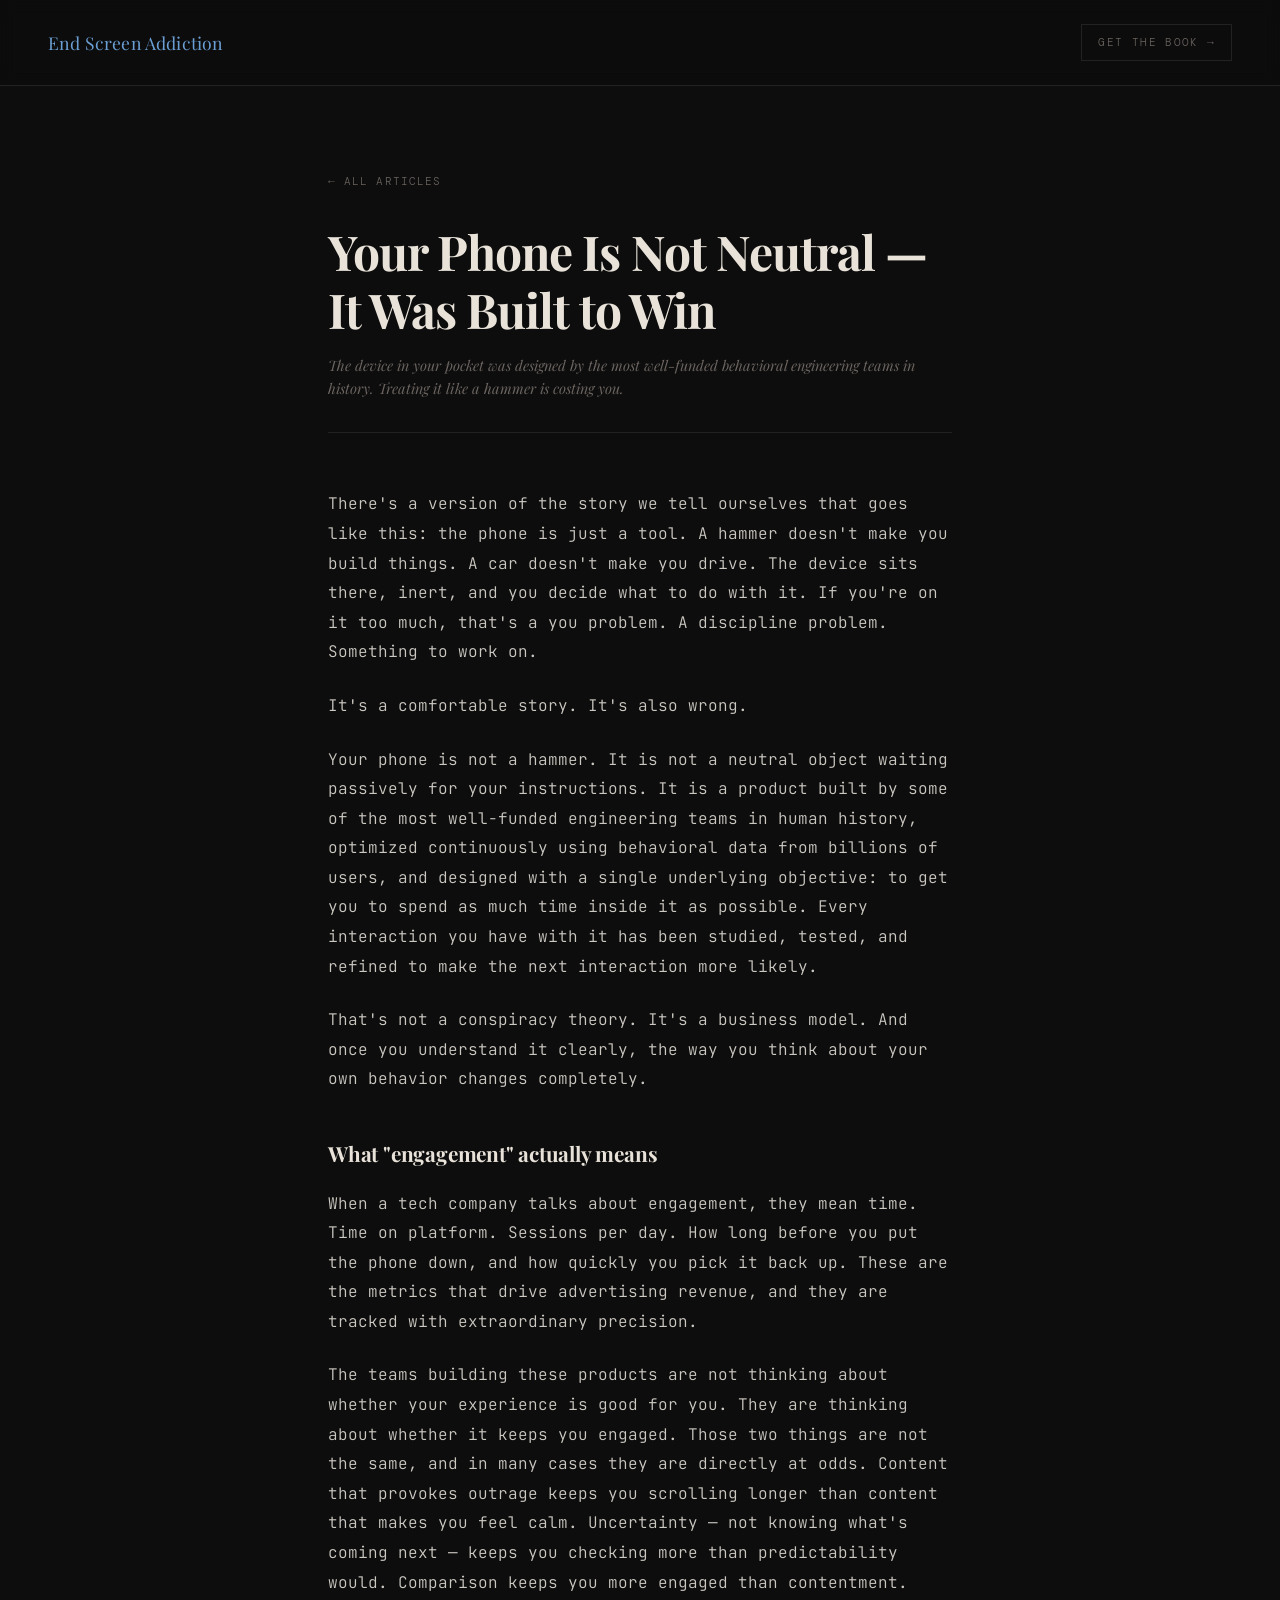
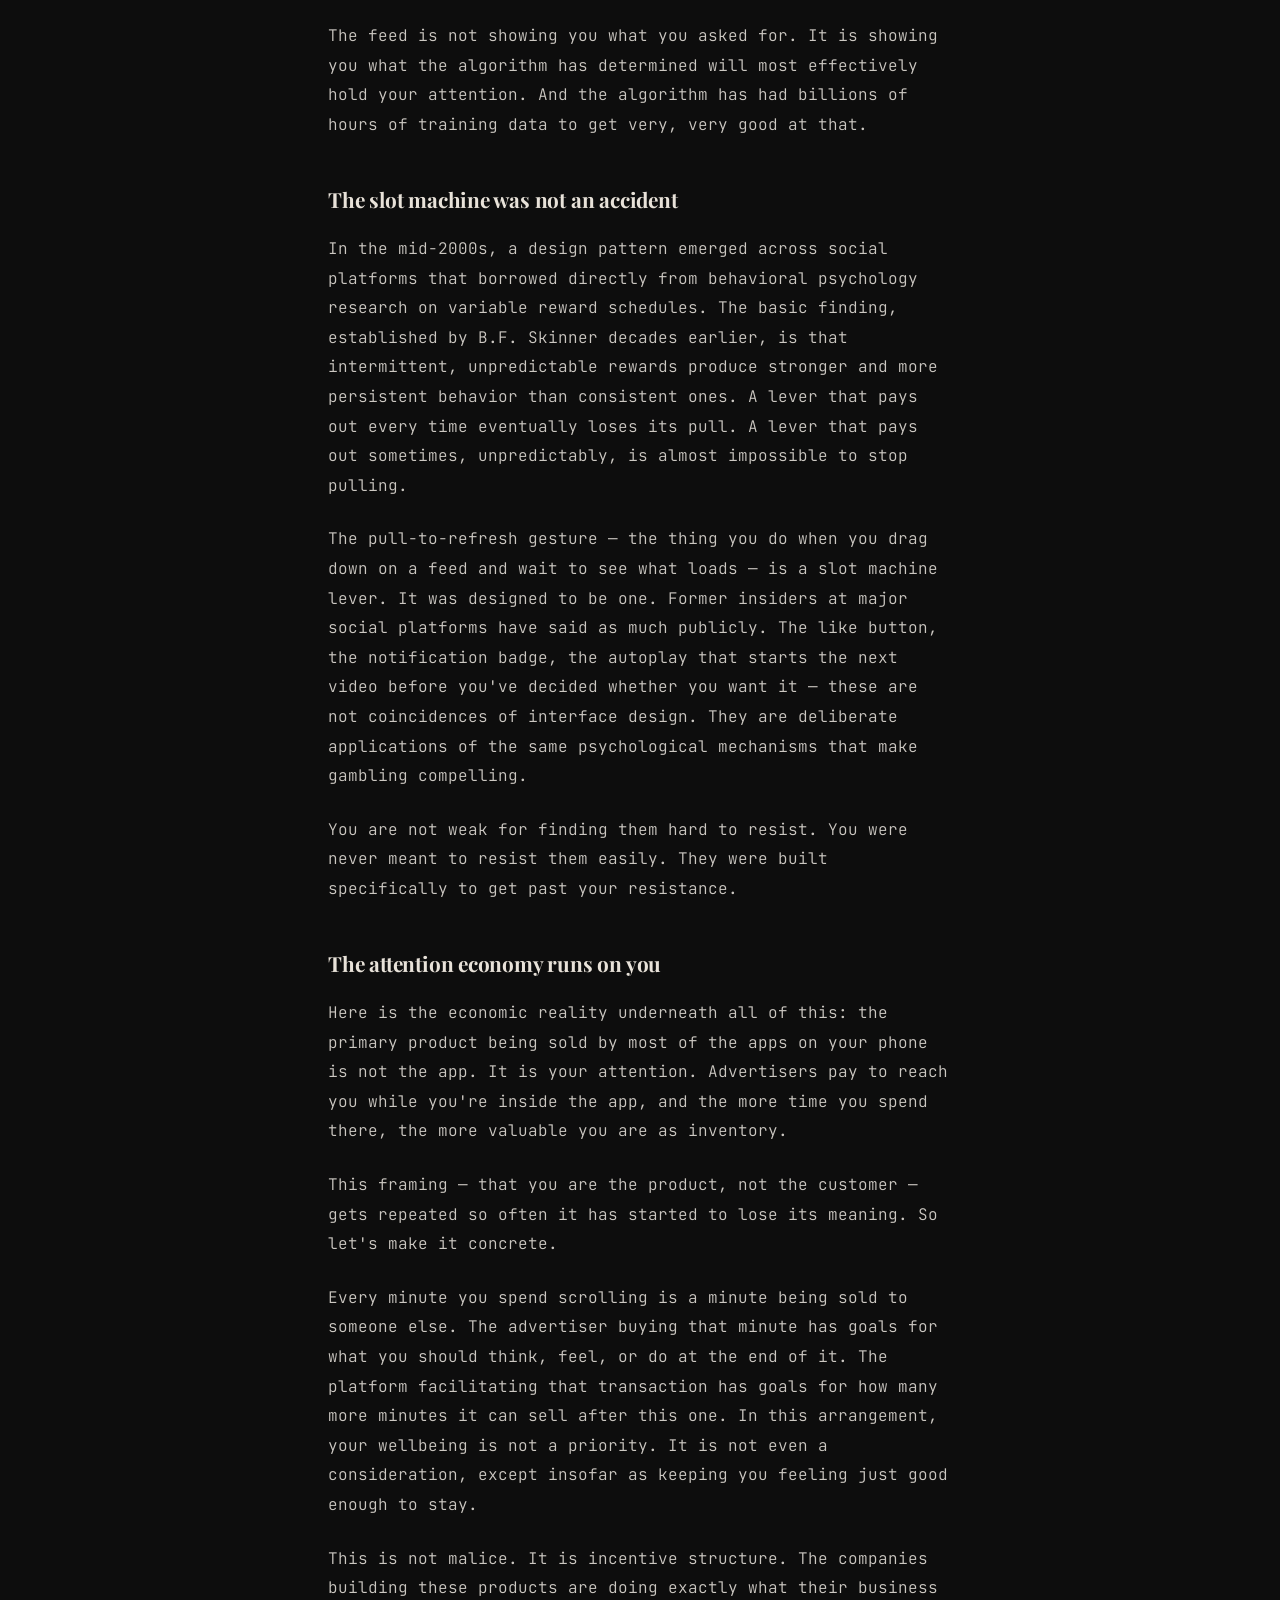
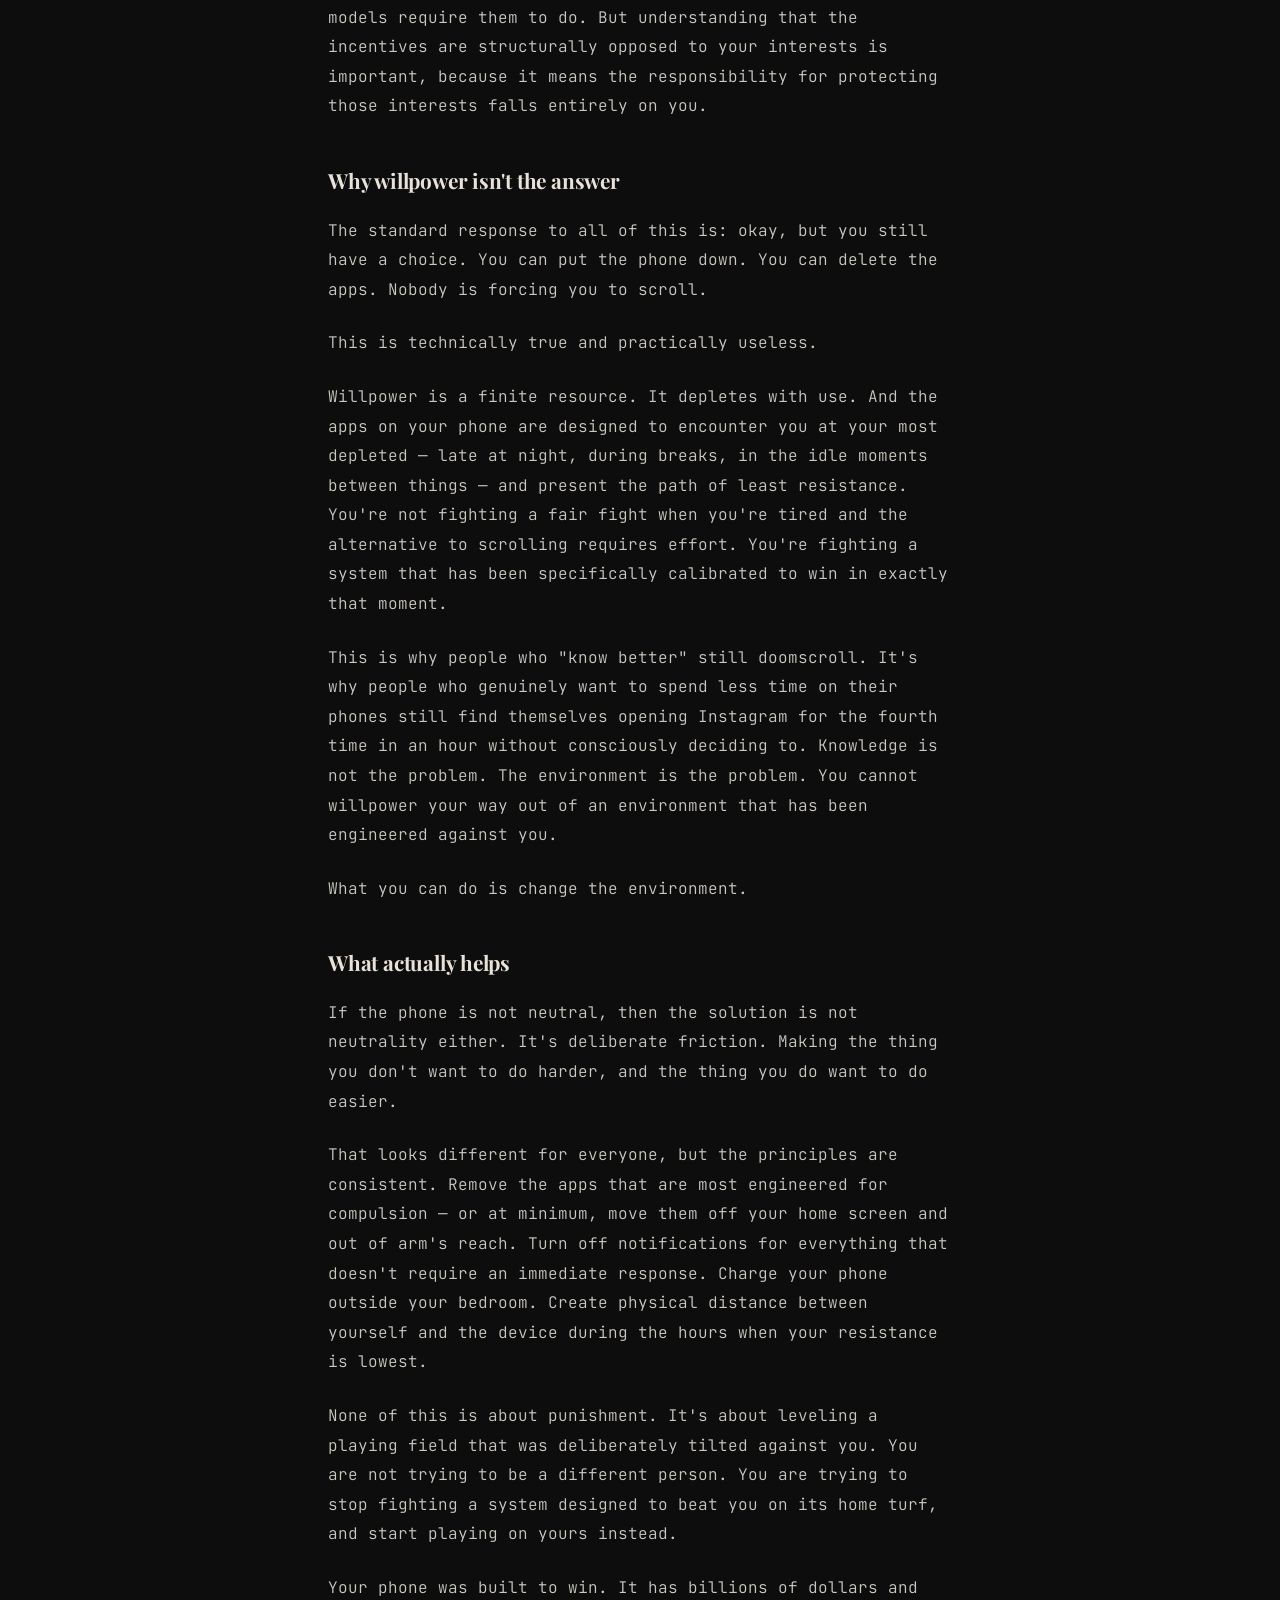
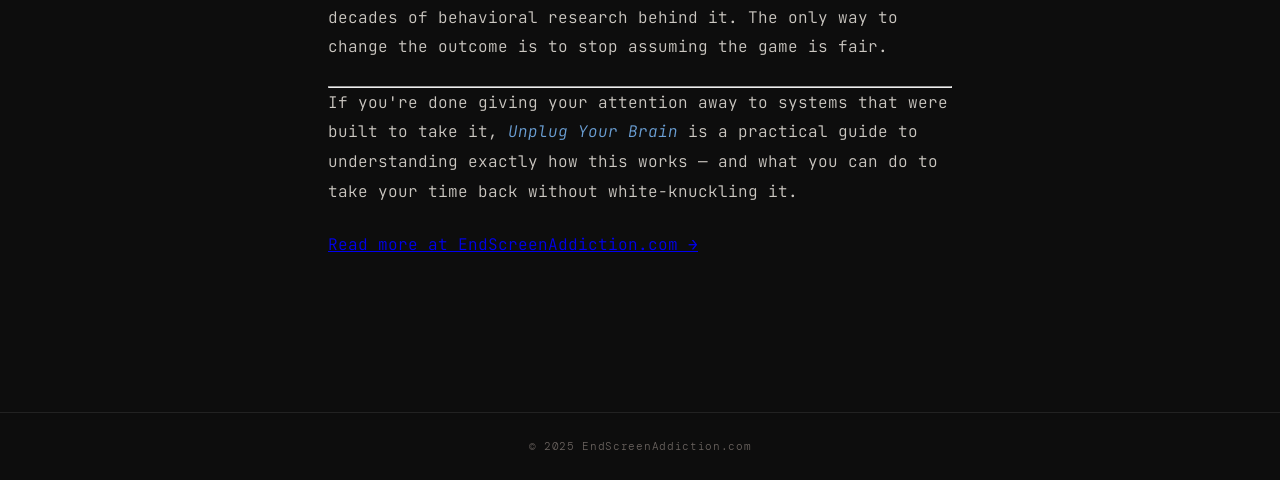
<file: articles/your-phone-is-not-neutral/index.html>
<!DOCTYPE html>
<html lang="en">
<head>
  <meta charset="UTF-8">
  <meta name="viewport" content="width=device-width, initial-scale=1.0">
  <title>Your Phone Is Not Neutral — It Was Built to Win — End Screen Addiction</title>
  <link rel="preconnect" href="https://fonts.googleapis.com">
  <link rel="preconnect" href="https://fonts.gstatic.com" crossorigin>
  <link href="https://fonts.googleapis.com/css2?family=Playfair+Display:ital,wght@0,400;0,700;1,400&family=DM+Mono:wght@300;400&family=JetBrains+Mono:wght@300;400&display=swap" rel="stylesheet">
  <link rel="stylesheet" href="/articles/css/style.css">
</head>
<body>
  <header class="site-header">
    <a href="/articles/" class="site-logo">End Screen Addiction</a>
    <a href="https://endscreenaddiction.com" class="site-cta">Get the Book →</a>
  </header>
  <main>
    <article class="article-container">
  <header class="article-header">
    <a href="/articles/" class="back-link">← All Articles</a>
    <h1 class="article-title">Your Phone Is Not Neutral — It Was Built to Win</h1>
    
    <p class="article-description">The device in your pocket was designed by the most well-funded behavioral engineering teams in history. Treating it like a hammer is costing you.</p>
    
  </header>
  <div class="article-body">
    <p>There's a version of the story we tell ourselves that goes like this: the phone is just a tool. A hammer doesn't make you build things. A car doesn't make you drive. The device sits there, inert, and you decide what to do with it. If you're on it too much, that's a you problem. A discipline problem. Something to work on.</p>
<p>It's a comfortable story. It's also wrong.</p>
<p>Your phone is not a hammer. It is not a neutral object waiting passively for your instructions. It is a product built by some of the most well-funded engineering teams in human history, optimized continuously using behavioral data from billions of users, and designed with a single underlying objective: to get you to spend as much time inside it as possible. Every interaction you have with it has been studied, tested, and refined to make the next interaction more likely.</p>
<p>That's not a conspiracy theory. It's a business model. And once you understand it clearly, the way you think about your own behavior changes completely.</p>
<h2>What &quot;engagement&quot; actually means</h2>
<p>When a tech company talks about engagement, they mean time. Time on platform. Sessions per day. How long before you put the phone down, and how quickly you pick it back up. These are the metrics that drive advertising revenue, and they are tracked with extraordinary precision.</p>
<p>The teams building these products are not thinking about whether your experience is good for you. They are thinking about whether it keeps you engaged. Those two things are not the same, and in many cases they are directly at odds. Content that provokes outrage keeps you scrolling longer than content that makes you feel calm. Uncertainty — not knowing what's coming next — keeps you checking more than predictability would. Comparison keeps you more engaged than contentment.</p>
<p>The feed is not showing you what you asked for. It is showing you what the algorithm has determined will most effectively hold your attention. And the algorithm has had billions of hours of training data to get very, very good at that.</p>
<h2>The slot machine was not an accident</h2>
<p>In the mid-2000s, a design pattern emerged across social platforms that borrowed directly from behavioral psychology research on variable reward schedules. The basic finding, established by B.F. Skinner decades earlier, is that intermittent, unpredictable rewards produce stronger and more persistent behavior than consistent ones. A lever that pays out every time eventually loses its pull. A lever that pays out sometimes, unpredictably, is almost impossible to stop pulling.</p>
<p>The pull-to-refresh gesture — the thing you do when you drag down on a feed and wait to see what loads — is a slot machine lever. It was designed to be one. Former insiders at major social platforms have said as much publicly. The like button, the notification badge, the autoplay that starts the next video before you've decided whether you want it — these are not coincidences of interface design. They are deliberate applications of the same psychological mechanisms that make gambling compelling.</p>
<p>You are not weak for finding them hard to resist. You were never meant to resist them easily. They were built specifically to get past your resistance.</p>
<h2>The attention economy runs on you</h2>
<p>Here is the economic reality underneath all of this: the primary product being sold by most of the apps on your phone is not the app. It is your attention. Advertisers pay to reach you while you're inside the app, and the more time you spend there, the more valuable you are as inventory.</p>
<p>This framing — that you are the product, not the customer — gets repeated so often it has started to lose its meaning. So let's make it concrete.</p>
<p>Every minute you spend scrolling is a minute being sold to someone else. The advertiser buying that minute has goals for what you should think, feel, or do at the end of it. The platform facilitating that transaction has goals for how many more minutes it can sell after this one. In this arrangement, your wellbeing is not a priority. It is not even a consideration, except insofar as keeping you feeling just good enough to stay.</p>
<p>This is not malice. It is incentive structure. The companies building these products are doing exactly what their business models require them to do. But understanding that the incentives are structurally opposed to your interests is important, because it means the responsibility for protecting those interests falls entirely on you.</p>
<h2>Why willpower isn't the answer</h2>
<p>The standard response to all of this is: okay, but you still have a choice. You can put the phone down. You can delete the apps. Nobody is forcing you to scroll.</p>
<p>This is technically true and practically useless.</p>
<p>Willpower is a finite resource. It depletes with use. And the apps on your phone are designed to encounter you at your most depleted — late at night, during breaks, in the idle moments between things — and present the path of least resistance. You're not fighting a fair fight when you're tired and the alternative to scrolling requires effort. You're fighting a system that has been specifically calibrated to win in exactly that moment.</p>
<p>This is why people who &quot;know better&quot; still doomscroll. It's why people who genuinely want to spend less time on their phones still find themselves opening Instagram for the fourth time in an hour without consciously deciding to. Knowledge is not the problem. The environment is the problem. You cannot willpower your way out of an environment that has been engineered against you.</p>
<p>What you can do is change the environment.</p>
<h2>What actually helps</h2>
<p>If the phone is not neutral, then the solution is not neutrality either. It's deliberate friction. Making the thing you don't want to do harder, and the thing you do want to do easier.</p>
<p>That looks different for everyone, but the principles are consistent. Remove the apps that are most engineered for compulsion — or at minimum, move them off your home screen and out of arm's reach. Turn off notifications for everything that doesn't require an immediate response. Charge your phone outside your bedroom. Create physical distance between yourself and the device during the hours when your resistance is lowest.</p>
<p>None of this is about punishment. It's about leveling a playing field that was deliberately tilted against you. You are not trying to be a different person. You are trying to stop fighting a system designed to beat you on its home turf, and start playing on yours instead.</p>
<p>Your phone was built to win. It has billions of dollars and decades of behavioral research behind it. The only way to change the outcome is to stop assuming the game is fair.</p>
<hr>
<p>If you're done giving your attention away to systems that were built to take it, <em>Unplug Your Brain</em> is a practical guide to understanding exactly how this works — and what you can do to take your time back without white-knuckling it.</p>
<p><a href="https://endscreenaddiction.com">Read more at EndScreenAddiction.com →</a></p>

  </div>
</article>

  </main>
  <footer class="site-footer">
    <span>© 2025 EndScreenAddiction.com</span>
  </footer>
</body>
</html>
</file>
<file: articles/css/style.css>
/* === RESET & BASE === */
*, *::before, *::after { box-sizing: border-box; margin: 0; padding: 0; }

:root {
  --bg: #0d0d0d;
  --surface: #141414;
  --border: #222;
  --text: #e8e2d9;
  --muted: #6b6460;
  --accent: #6b9fd4;
  --accent-dim: #3d6a96;
  --font-display: 'Playfair Display', Georgia, serif;
  --font-mono: 'DM Mono', 'Courier New', monospace;
  --font-body: 'JetBrains Mono', 'Courier New', monospace;
  --max: 720px;
  --pad: clamp(1.5rem, 5vw, 3rem);
}

html { font-size: 16px; scroll-behavior: smooth; }

body {
  background: var(--bg);
  color: var(--text);
  font-family: var(--font-mono);
  font-weight: 300;
  line-height: 1.7;
  min-height: 100vh;
  display: flex;
  flex-direction: column;
}

/* === HEADER === */
.site-header {
  display: flex;
  justify-content: space-between;
  align-items: center;
  padding: 1.5rem var(--pad);
  border-bottom: 1px solid var(--border);
  position: sticky;
  top: 0;
  background: rgba(13, 13, 13, 0.92);
  backdrop-filter: blur(8px);
  z-index: 100;
}

.site-logo {
  font-family: var(--font-display);
  font-size: 1.1rem;
  color: var(--accent);
  text-decoration: none;
  letter-spacing: 0.01em;
  transition: opacity 0.2s;
}
.site-logo:hover { opacity: 0.7; }

.site-cta {
  font-size: 0.7rem;
  letter-spacing: 0.12em;
  text-transform: uppercase;
  color: var(--muted);
  text-decoration: none;
  border: 1px solid var(--border);
  padding: 0.5rem 1rem;
  transition: color 0.2s, border-color 0.2s;
}
.site-cta:hover {
  color: var(--accent);
  border-color: var(--accent-dim);
}

/* === MAIN === */
main { flex: 1; }

/* === INDEX PAGE === */
.index-container {
  max-width: var(--max);
  margin: 0 auto;
  padding: clamp(3rem, 8vw, 6rem) var(--pad);
}

.index-header {
  margin-bottom: 4rem;
  padding-bottom: 2rem;
  border-bottom: 1px solid var(--border);
}

.index-headline {
  font-family: var(--font-display);
  font-size: clamp(2.5rem, 6vw, 4rem);
  font-weight: 700;
  color: var(--text);
  letter-spacing: -0.02em;
  line-height: 1.1;
  margin-bottom: 0.75rem;
}

.index-subtext {
  font-size: 0.8rem;
  color: var(--muted);
  letter-spacing: 0.06em;
  text-transform: uppercase;
}

/* === ARTICLE LIST === */
.article-list {
  list-style: none;
  counter-reset: none;
}

.article-item {
  border-bottom: 1px solid var(--border);
  animation: fadeUp 0.5s ease both;
}
.article-item:nth-child(1) { animation-delay: 0.05s; }
.article-item:nth-child(2) { animation-delay: 0.1s; }
.article-item:nth-child(3) { animation-delay: 0.15s; }
.article-item:nth-child(4) { animation-delay: 0.2s; }
.article-item:nth-child(5) { animation-delay: 0.25s; }

.article-link {
  display: flex;
  align-items: center;
  gap: 1.5rem;
  padding: 1.4rem 0;
  text-decoration: none;
  color: var(--text);
  transition: all 0.2s;
  position: relative;
}

.article-link:hover { color: var(--accent); }
.article-link:hover .article-number { color: var(--accent); }
.article-link:hover .article-arrow { opacity: 1; transform: translateX(0); }

.article-number {
  font-size: 0.65rem;
  color: var(--muted);
  letter-spacing: 0.1em;
  min-width: 2rem;
  transition: color 0.2s;
  font-weight: 400;
}

.article-name {
  font-family: var(--font-display);
  font-size: clamp(1rem, 2.5vw, 1.25rem);
  font-weight: 400;
  flex: 1;
  line-height: 1.3;
}

.article-arrow {
  font-size: 0.9rem;
  color: var(--accent);
  opacity: 0;
  transform: translateX(-6px);
  transition: all 0.2s;
  flex-shrink: 0;
}

/* === ARTICLE PAGE === */
.article-container {
  max-width: var(--max);
  margin: 0 auto;
  padding: clamp(3rem, 8vw, 5rem) var(--pad) clamp(4rem, 10vw, 8rem);
}

.article-header {
  margin-bottom: 3.5rem;
  padding-bottom: 2rem;
  border-bottom: 1px solid var(--border);
}

.back-link {
  display: inline-block;
  font-size: 0.7rem;
  letter-spacing: 0.1em;
  text-transform: uppercase;
  color: var(--muted);
  text-decoration: none;
  margin-bottom: 2rem;
  transition: color 0.2s;
}
.back-link:hover { color: var(--accent); }

.article-title {
  font-family: var(--font-display);
  font-size: clamp(2rem, 5vw, 3rem);
  font-weight: 700;
  letter-spacing: -0.02em;
  line-height: 1.2;
  color: var(--text);
  margin-bottom: 1rem;
}

.article-description {
  font-size: 0.9rem;
  color: var(--muted);
  line-height: 1.6;
  font-style: italic;
  font-family: var(--font-display);
}

/* === ARTICLE BODY === */
.article-body {
  font-size: 1rem;
  line-height: 1.85;
  color: #ccc8c2;
  font-family: var(--font-body);
}

.article-body p { margin-bottom: 1.5rem; }

.article-body h2 {
  font-family: var(--font-display);
  font-size: 1.3rem;
  font-weight: 700;
  color: var(--text);
  margin: 2.5rem 0 1rem;
  letter-spacing: -0.01em;
}

.article-body h3 {
  font-family: var(--font-display);
  font-size: 1.1rem;
  font-weight: 400;
  font-style: italic;
  color: var(--accent);
  margin: 2rem 0 0.75rem;
}

.article-body strong {
  color: var(--text);
  font-weight: 400;
}

.article-body em { font-style: italic; color: var(--accent); }

.article-body blockquote {
  border-left: 2px solid var(--accent-dim);
  padding-left: 1.5rem;
  margin: 2rem 0;
  color: var(--muted);
  font-family: var(--font-display);
  font-style: italic;
  font-size: 1.05rem;
}

/* === FOOTER === */
.site-footer {
  border-top: 1px solid var(--border);
  padding: 1.5rem var(--pad);
  text-align: center;
  font-size: 0.7rem;
  color: var(--muted);
  letter-spacing: 0.06em;
}

/* === ANIMATIONS === */
@keyframes fadeUp {
  from { opacity: 0; transform: translateY(12px); }
  to   { opacity: 1; transform: translateY(0); }
}

/* === RESPONSIVE === */
@media (max-width: 480px) {
  .article-link { gap: 1rem; }
  .article-number { display: none; }
}
</file>
